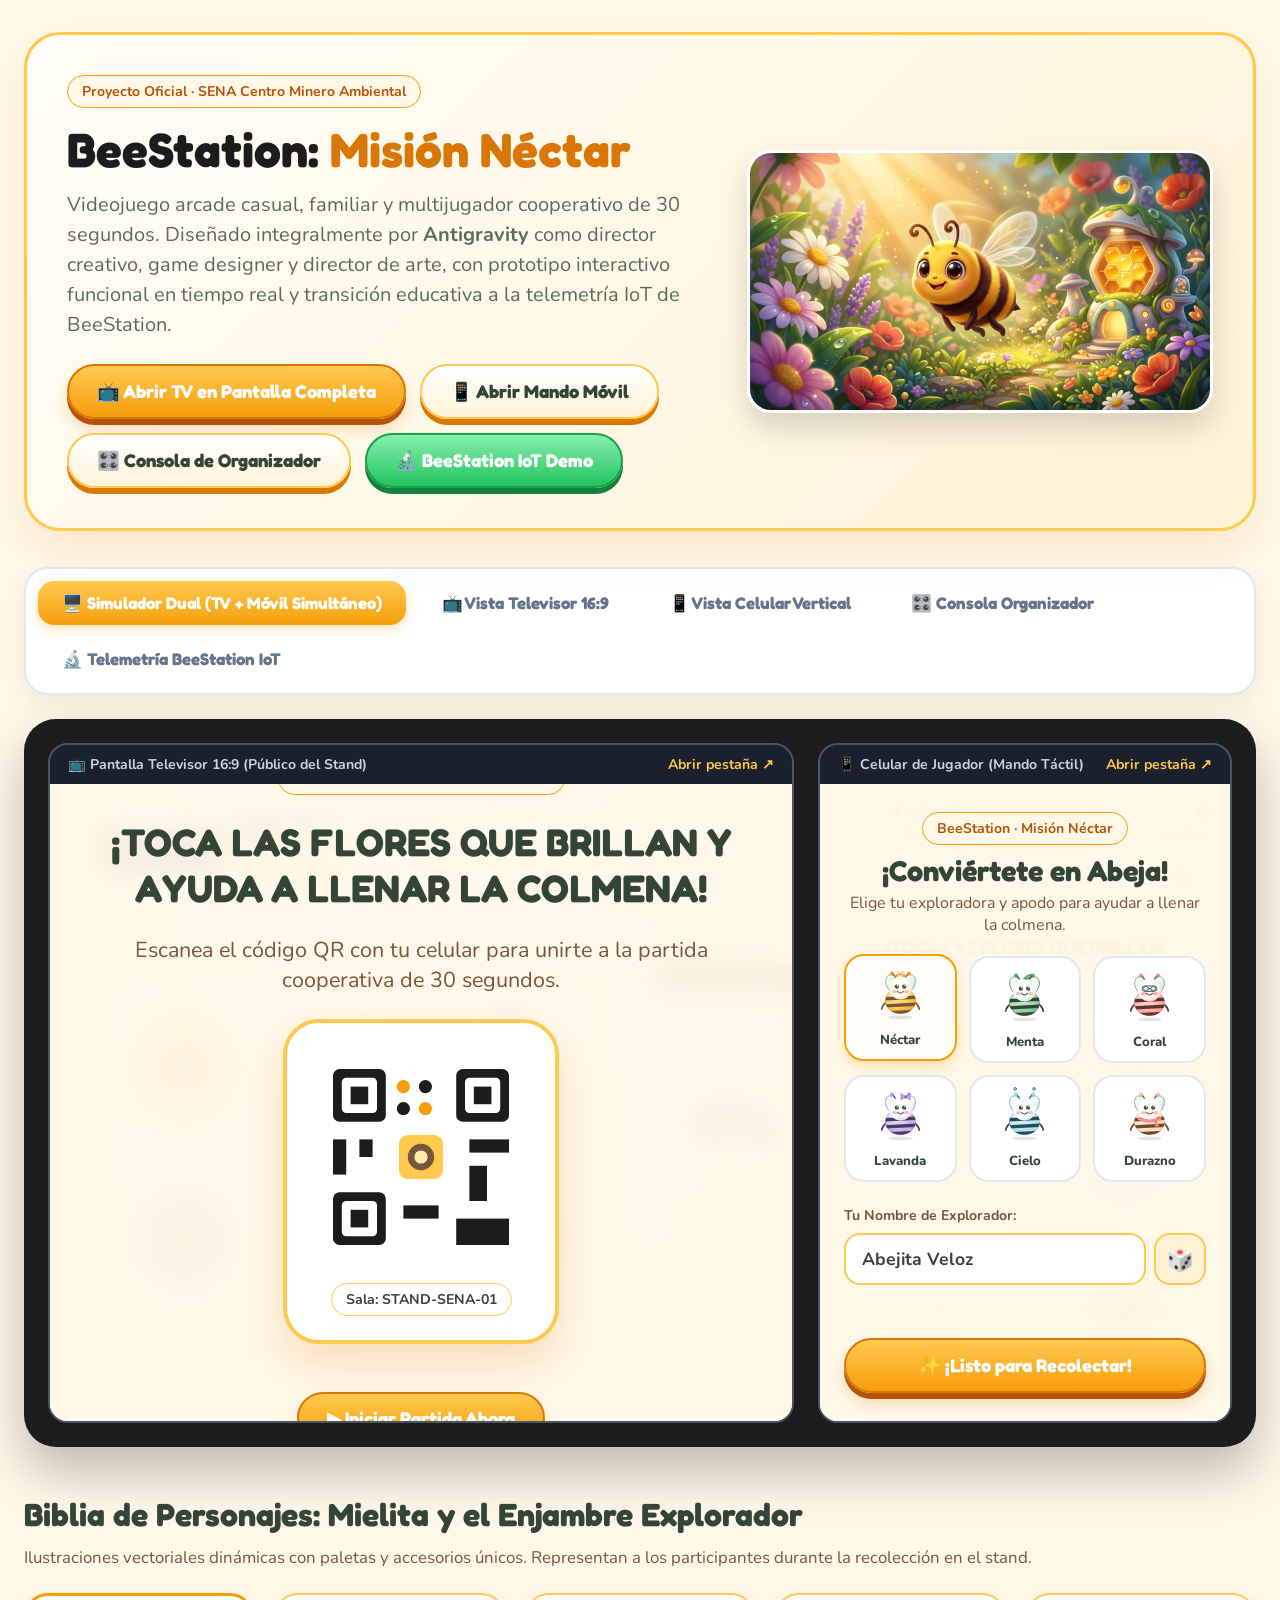
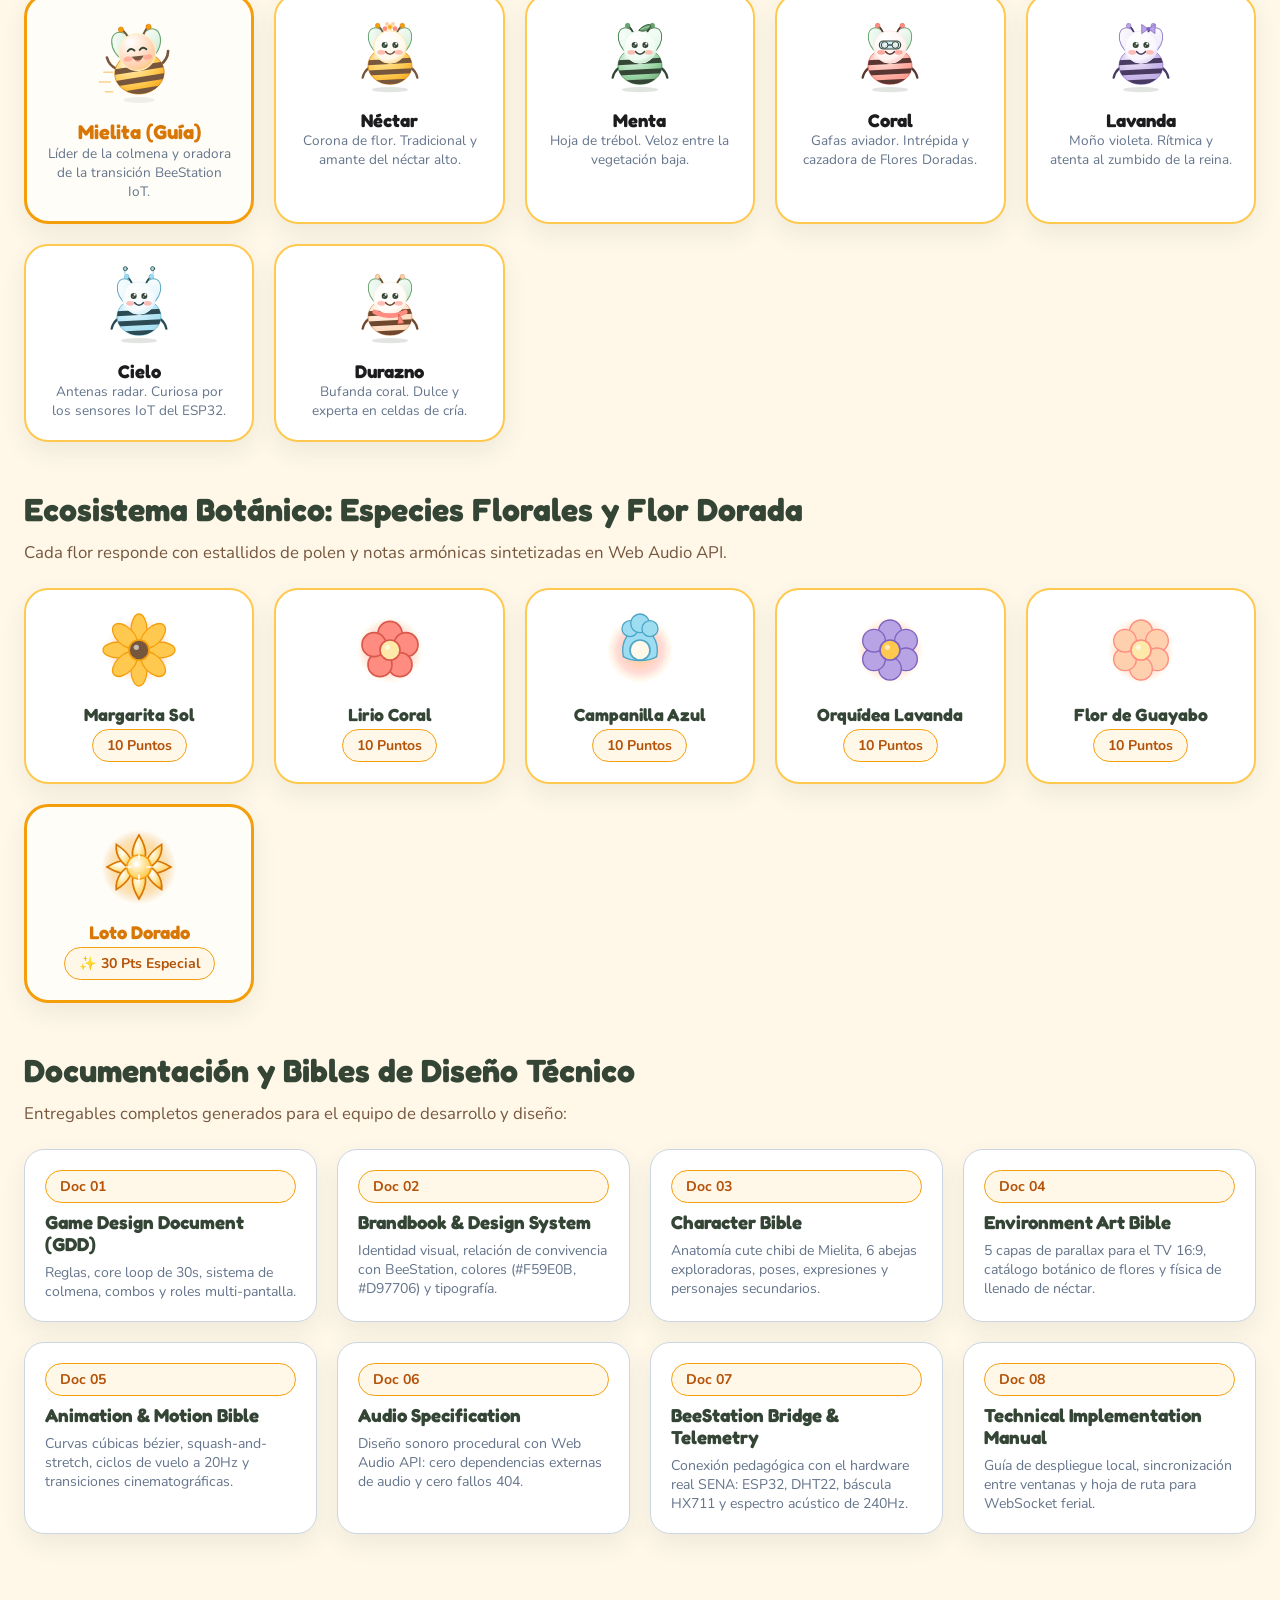
<file: Mision_Nectar_Antigravity/index.html>
<!DOCTYPE html>
<html lang="es">
<head>
  <meta charset="UTF-8">
  <meta name="viewport" content="width=device-width, initial-scale=1.0">
  <title>BeeStation: Misión Néctar — Portal Maestro y Prototipo Interactivo</title>
  <link rel="stylesheet" href="assets/css/theme.css">
  <style>
    .portal-container {
      max-width: 1400px;
      margin: 0 auto;
      padding: 32px 24px 80px 24px;
    }

    .portal-hero {
      background: linear-gradient(135deg, #FFFDF7 0%, #FFF3D6 100%);
      border: 3px solid #FFC94F;
      border-radius: 36px;
      padding: 40px;
      margin-bottom: 36px;
      box-shadow: 0 20px 40px rgba(217, 119, 6, 0.12);
      display: flex;
      align-items: center;
      gap: 36px;
      position: relative;
      overflow: hidden;
    }

    .portal-hero-text {
      flex: 1.4;
    }

    .portal-hero-image {
      flex: 1;
      max-width: 480px;
      border-radius: 24px;
      overflow: hidden;
      box-shadow: 0 15px 30px rgba(0, 0, 0, 0.15);
      border: 3px solid #FFF;
    }

    .portal-hero-image img {
      width: 100%;
      height: auto;
      display: block;
    }

    /* Tabs de navegación de vistas */
    .view-tabs-nav {
      display: flex;
      gap: 12px;
      flex-wrap: wrap;
      margin-bottom: 24px;
      background: #FFF;
      padding: 12px;
      border-radius: 24px;
      border: 2px solid #E2E8F0;
      box-shadow: var(--shadow-card);
    }

    .view-tab-btn {
      padding: 12px 24px;
      font-family: var(--font-display);
      font-size: 1.05rem;
      font-weight: 700;
      color: #64748B;
      background: transparent;
      border: none;
      border-radius: 16px;
      cursor: pointer;
      transition: all 0.15s ease;
      display: inline-flex;
      align-items: center;
      gap: 8px;
    }

    .view-tab-btn.active {
      color: #FFF;
      background: linear-gradient(180deg, #FFC94F 0%, #F59E0B 100%);
      box-shadow: 0 4px 12px rgba(245, 158, 11, 0.3);
    }

    /* Contenedor del simulador interactivo */
    .simulator-stage {
      background: #1C1C1E;
      border-radius: 32px;
      padding: 24px;
      box-shadow: 0 25px 50px rgba(0, 0, 0, 0.25);
      margin-bottom: 48px;
    }

    .dual-simulator-grid {
      display: grid;
      grid-template-columns: 1.8fr 1fr;
      gap: 24px;
      align-items: stretch;
      min-height: 680px;
    }

    @media (max-width: 1024px) {
      .dual-simulator-grid {
        grid-template-columns: 1fr;
      }
      .portal-hero {
        flex-direction: column;
      }
    }

    .sim-frame-wrapper {
      background: #2D3748;
      border-radius: 20px;
      overflow: hidden;
      display: flex;
      flex-direction: column;
      border: 2px solid #4A5568;
    }

    .sim-frame-header {
      padding: 10px 18px;
      background: #1A202C;
      color: #CBD5E1;
      font-size: 0.88rem;
      font-weight: 700;
      display: flex;
      justify-content: space-between;
      align-items: center;
    }

    .sim-iframe {
      width: 100%;
      height: 100%;
      min-height: 600px;
      border: none;
      background: #FFF8E9;
    }

    /* Galería de Personajes y Recursos */
    .section-title {
      font-size: 2rem;
      color: var(--leaf-dark);
      margin-bottom: 12px;
    }

    .cards-grid {
      display: grid;
      grid-template-columns: repeat(auto-fit, minmax(200px, 1fr));
      gap: 20px;
      margin-bottom: 48px;
    }

    .character-card {
      background: #FFF;
      border: 2px solid #FFC94F;
      border-radius: 24px;
      padding: 20px;
      display: flex;
      flex-direction: column;
      align-items: center;
      text-align: center;
      box-shadow: var(--shadow-card);
      transition: transform 0.2s ease;
    }

    .character-card:hover {
      transform: translateY(-4px);
    }

    .doc-link-card {
      background: #FFF;
      border: 1.5px solid #CBD5E1;
      border-radius: 20px;
      padding: 20px;
      display: flex;
      flex-direction: column;
      gap: 8px;
      text-decoration: none;
      color: inherit;
      box-shadow: var(--shadow-card);
      transition: all 0.2s ease;
    }

    .doc-link-card:hover {
      border-color: #F59E0B;
      transform: translateY(-2px);
      box-shadow: 0 10px 20px rgba(245, 158, 11, 0.15);
    }
  </style>
</head>
<body>
  <div class="portal-container">
    <!-- Hero Banner -->
    <header class="portal-hero">
      <div class="portal-hero-text">
        <div class="badge-pill gold">Proyecto Oficial · SENA Centro Minero Ambiental</div>
        <h1 class="font-display" style="font-size: 3rem; color: #1C1C1E; margin: 12px 0;">
          BeeStation: <span style="color: #D97706;">Misión Néctar</span>
        </h1>
        <p style="font-size: 1.25rem; color: #5A6D5C; line-height: 1.5; margin-bottom: 24px;">
          Videojuego arcade casual, familiar y multijugador cooperativo de 30 segundos. 
          Diseñado integralmente por <strong>Antigravity</strong> como director creativo, game designer y director de arte, 
          con prototipo interactivo funcional en tiempo real y transición educativa a la telemetría IoT de BeeStation.
        </p>
        <div style="display: flex; gap: 14px; flex-wrap: wrap;">
          <a href="tv.html" target="_blank" class="btn-arcade">
            📺 Abrir TV en Pantalla Completa
          </a>
          <a href="mobile.html" target="_blank" class="btn-arcade btn-secondary">
            📱 Abrir Mando Móvil
          </a>
          <a href="organizer.html" target="_blank" class="btn-arcade btn-secondary">
            🎛️ Consola de Organizador
          </a>
          <a href="telemetry.html" target="_blank" class="btn-arcade btn-green">
            🔬 BeeStation IoT Demo
          </a>
        </div>
      </div>
      <div class="portal-hero-image">
        <img src="assets/key_art.jpg" alt="Arte Conceptual Misión Néctar - Mielita en el Jardín Mágico" />
      </div>
    </header>

    <!-- Barra de Pestañas del Prototipo -->
    <nav class="view-tabs-nav">
      <button class="view-tab-btn active" data-tab="dual">
        🖥️ Simulador Dual (TV + Móvil Simultáneo)
      </button>
      <button class="view-tab-btn" data-tab="tv">
        📺 Vista Televisor 16:9
      </button>
      <button class="view-tab-btn" data-tab="mobile">
        📱 Vista Celular Vertical
      </button>
      <button class="view-tab-btn" data-tab="organizer">
        🎛️ Consola Organizador
      </button>
      <button class="view-tab-btn" data-tab="telemetry">
        🔬 Telemetría BeeStation IoT
      </button>
    </nav>

    <!-- Escenario del Simulador Interactivo -->
    <section class="simulator-stage" id="sim-container">
      <div class="dual-simulator-grid" id="view-dual">
        <!-- Frame TV -->
        <div class="sim-frame-wrapper">
          <div class="sim-frame-header">
            <span>📺 Pantalla Televisor 16:9 (Público del Stand)</span>
            <a href="tv.html" target="_blank" style="color: #FFC94F; text-decoration: none;">Abrir pestaña ↗</a>
          </div>
          <iframe src="tv.html" class="sim-iframe" id="iframe-tv"></iframe>
        </div>
        <!-- Frame Móvil -->
        <div class="sim-frame-wrapper">
          <div class="sim-frame-header">
            <span>📱 Celular de Jugador (Mando Táctil)</span>
            <a href="mobile.html" target="_blank" style="color: #FFC94F; text-decoration: none;">Abrir pestaña ↗</a>
          </div>
          <iframe src="mobile.html" class="sim-iframe" id="iframe-mobile"></iframe>
        </div>
      </div>

      <!-- Vistas Individuales en Pestaña -->
      <div id="view-single" style="display: none; height: 750px;">
        <iframe id="iframe-single" class="sim-iframe" style="height: 100%; border-radius: 16px;"></iframe>
      </div>
    </section>

    <!-- Galería de Personajes Oficiales -->
    <section style="margin-bottom: 48px;">
      <h2 class="section-title font-display">Biblia de Personajes: Mielita y el Enjambre Explorador</h2>
      <p style="color: #76563D; margin-bottom: 24px; font-size: 1.05rem;">
        Ilustraciones vectoriales dinámicas con paletas y accesorios únicos. 
        Representan a los participantes durante la recolección en el stand.
      </p>

      <div class="cards-grid">
        <!-- Mielita -->
        <div class="character-card" style="border-width: 3px; border-color: #F59E0B; background: #FFFDF7;">
          <div id="char-slot-mielita"></div>
          <h3 class="font-display" style="font-size: 1.25rem; color: #D97706; margin-top: 8px;">Mielita (Guía)</h3>
          <p style="font-size: 0.85rem; color: #64748B;">Líder de la colmena y oradora de la transición BeeStation IoT.</p>
        </div>
        <!-- 6 Exploradoras -->
        <div class="character-card">
          <div id="char-slot-nectar"></div>
          <h3 class="font-display" style="font-size: 1.15rem; color: #1C1C1E; margin-top: 8px;">Néctar</h3>
          <p style="font-size: 0.85rem; color: #64748B;">Corona de flor. Tradicional y amante del néctar alto.</p>
        </div>
        <div class="character-card">
          <div id="char-slot-menta"></div>
          <h3 class="font-display" style="font-size: 1.15rem; color: #1C1C1E; margin-top: 8px;">Menta</h3>
          <p style="font-size: 0.85rem; color: #64748B;">Hoja de trébol. Veloz entre la vegetación baja.</p>
        </div>
        <div class="character-card">
          <div id="char-slot-coral"></div>
          <h3 class="font-display" style="font-size: 1.15rem; color: #1C1C1E; margin-top: 8px;">Coral</h3>
          <p style="font-size: 0.85rem; color: #64748B;">Gafas aviador. Intrépida y cazadora de Flores Doradas.</p>
        </div>
        <div class="character-card">
          <div id="char-slot-lavanda"></div>
          <h3 class="font-display" style="font-size: 1.15rem; color: #1C1C1E; margin-top: 8px;">Lavanda</h3>
          <p style="font-size: 0.85rem; color: #64748B;">Moño violeta. Rítmica y atenta al zumbido de la reina.</p>
        </div>
        <div class="character-card">
          <div id="char-slot-cielo"></div>
          <h3 class="font-display" style="font-size: 1.15rem; color: #1C1C1E; margin-top: 8px;">Cielo</h3>
          <p style="font-size: 0.85rem; color: #64748B;">Antenas radar. Curiosa por los sensores IoT del ESP32.</p>
        </div>
        <div class="character-card">
          <div id="char-slot-durazno"></div>
          <h3 class="font-display" style="font-size: 1.15rem; color: #1C1C1E; margin-top: 8px;">Durazno</h3>
          <p style="font-size: 0.85rem; color: #64748B;">Bufanda coral. Dulce y experta en celdas de cría.</p>
        </div>
      </div>
    </section>

    <!-- Catálogo de Flores del Jardín Mágico -->
    <section style="margin-bottom: 48px;">
      <h2 class="section-title font-display">Ecosistema Botánico: Especies Florales y Flor Dorada</h2>
      <p style="color: #76563D; margin-bottom: 24px; font-size: 1.05rem;">
        Cada flor responde con estallidos de polen y notas armónicas sintetizadas en Web Audio API.
      </p>

      <div class="cards-grid">
        <div class="character-card">
          <div id="flower-slot-margarita"></div>
          <h3 class="font-display" style="font-size: 1.1rem; margin-top: 8px;">Margarita Sol</h3>
          <div class="badge-pill gold" style="margin-top: 4px;">10 Puntos</div>
        </div>
        <div class="character-card">
          <div id="flower-slot-coral"></div>
          <h3 class="font-display" style="font-size: 1.1rem; margin-top: 8px;">Lirio Coral</h3>
          <div class="badge-pill gold" style="margin-top: 4px;">10 Puntos</div>
        </div>
        <div class="character-card">
          <div id="flower-slot-azul"></div>
          <h3 class="font-display" style="font-size: 1.1rem; margin-top: 8px;">Campanilla Azul</h3>
          <div class="badge-pill gold" style="margin-top: 4px;">10 Puntos</div>
        </div>
        <div class="character-card">
          <div id="flower-slot-lavanda"></div>
          <h3 class="font-display" style="font-size: 1.1rem; margin-top: 8px;">Orquídea Lavanda</h3>
          <div class="badge-pill gold" style="margin-top: 4px;">10 Puntos</div>
        </div>
        <div class="character-card">
          <div id="flower-slot-rosa"></div>
          <h3 class="font-display" style="font-size: 1.1rem; margin-top: 8px;">Flor de Guayabo</h3>
          <div class="badge-pill gold" style="margin-top: 4px;">10 Puntos</div>
        </div>
        <div class="character-card" style="border-width: 3px; border-color: #F59E0B; background: #FFFDF7;">
          <div id="flower-slot-dorada"></div>
          <h3 class="font-display" style="font-size: 1.15rem; color: #D97706; margin-top: 8px;">Loto Dorado</h3>
          <div class="badge-pill gold" style="margin-top: 4px;">✨ 30 Pts Especial</div>
        </div>
      </div>
    </section>

    <!-- Documentación Oficial y Entregables de Diseño -->
    <section>
      <h2 class="section-title font-display">Documentación y Bibles de Diseño Técnico</h2>
      <p style="color: #76563D; margin-bottom: 24px; font-size: 1.05rem;">
        Entregables completos generados para el equipo de desarrollo y diseño:
      </p>

      <div class="cards-grid" style="grid-template-columns: repeat(auto-fit, minmax(280px, 1fr));">
        <div class="doc-link-card">
          <span class="badge-pill gold">Doc 01</span>
          <h3 class="font-display">Game Design Document (GDD)</h3>
          <p style="font-size: 0.88rem; color: #64748B;">Reglas, core loop de 30s, sistema de colmena, combos y roles multi-pantalla.</p>
        </div>
        <div class="doc-link-card">
          <span class="badge-pill gold">Doc 02</span>
          <h3 class="font-display">Brandbook & Design System</h3>
          <p style="font-size: 0.88rem; color: #64748B;">Identidad visual, relación de convivencia con BeeStation, colores (#F59E0B, #D97706) y tipografía.</p>
        </div>
        <div class="doc-link-card">
          <span class="badge-pill gold">Doc 03</span>
          <h3 class="font-display">Character Bible</h3>
          <p style="font-size: 0.88rem; color: #64748B;">Anatomía cute chibi de Mielita, 6 abejas exploradoras, poses, expresiones y personajes secundarios.</p>
        </div>
        <div class="doc-link-card">
          <span class="badge-pill gold">Doc 04</span>
          <h3 class="font-display">Environment Art Bible</h3>
          <p style="font-size: 0.88rem; color: #64748B;">5 capas de parallax para el TV 16:9, catálogo botánico de flores y física de llenado de néctar.</p>
        </div>
        <div class="doc-link-card">
          <span class="badge-pill gold">Doc 05</span>
          <h3 class="font-display">Animation & Motion Bible</h3>
          <p style="font-size: 0.88rem; color: #64748B;">Curvas cúbicas bézier, squash-and-stretch, ciclos de vuelo a 20Hz y transiciones cinematográficas.</p>
        </div>
        <div class="doc-link-card">
          <span class="badge-pill gold">Doc 06</span>
          <h3 class="font-display">Audio Specification</h3>
          <p style="font-size: 0.88rem; color: #64748B;">Diseño sonoro procedural con Web Audio API: cero dependencias externas de audio y cero fallos 404.</p>
        </div>
        <div class="doc-link-card">
          <span class="badge-pill gold">Doc 07</span>
          <h3 class="font-display">BeeStation Bridge & Telemetry</h3>
          <p style="font-size: 0.88rem; color: #64748B;">Conexión pedagógica con el hardware real SENA: ESP32, DHT22, báscula HX711 y espectro acústico de 240Hz.</p>
        </div>
        <div class="doc-link-card">
          <span class="badge-pill gold">Doc 08</span>
          <h3 class="font-display">Technical Implementation Manual</h3>
          <p style="font-size: 0.88rem; color: #64748B;">Guía de despliegue local, sincronización entre ventanas y hoja de ruta para WebSocket ferial.</p>
        </div>
      </div>
    </section>
  </div>

  <!-- Scripts -->
  <script src="assets/js/characters.js"></script>
  <script src="assets/js/flowers.js"></script>
  <script>
    // Inyectar personajes en la galería
    document.getElementById('char-slot-mielita').innerHTML = window.renderBeeSVG({ character: 'mielita', size: 90, expression: 'celebrate', flying: true });
    document.getElementById('char-slot-nectar').innerHTML = window.renderBeeSVG({ character: 'nectar', accessory: 'flower', size: 80 });
    document.getElementById('char-slot-menta').innerHTML = window.renderBeeSVG({ character: 'menta', accessory: 'leaf', size: 80 });
    document.getElementById('char-slot-coral').innerHTML = window.renderBeeSVG({ character: 'coral', accessory: 'goggles', size: 80 });
    document.getElementById('char-slot-lavanda').innerHTML = window.renderBeeSVG({ character: 'lavanda', accessory: 'bow', size: 80 });
    document.getElementById('char-slot-cielo').innerHTML = window.renderBeeSVG({ character: 'cielo', accessory: 'antenna', size: 80 });
    document.getElementById('char-slot-durazno').innerHTML = window.renderBeeSVG({ character: 'durazno', accessory: 'scarf', size: 80 });

    // Inyectar flores en la galería
    document.getElementById('flower-slot-margarita').innerHTML = window.renderFlowerSVG({ type: 'margarita', size: 80 });
    document.getElementById('flower-slot-coral').innerHTML = window.renderFlowerSVG({ type: 'coral', size: 80 });
    document.getElementById('flower-slot-azul').innerHTML = window.renderFlowerSVG({ type: 'azul', size: 80 });
    document.getElementById('flower-slot-lavanda').innerHTML = window.renderFlowerSVG({ type: 'lavanda', size: 80 });
    document.getElementById('flower-slot-rosa').innerHTML = window.renderFlowerSVG({ type: 'rosa', size: 80 });
    document.getElementById('flower-slot-dorada').innerHTML = window.renderFlowerSVG({ type: 'dorada', size: 80 });

    // Pestañas del simulador
    const tabs = document.querySelectorAll('.view-tab-btn');
    const viewDual = document.getElementById('view-dual');
    const viewSingle = document.getElementById('view-single');
    const iframeSingle = document.getElementById('iframe-single');

    tabs.forEach(tab => {
      tab.addEventListener('click', () => {
        tabs.forEach(t => t.classList.remove('active'));
        tab.classList.add('active');
        const tabKey = tab.dataset.tab;

        if (tabKey === 'dual') {
          viewDual.style.display = 'grid';
          viewSingle.style.display = 'none';
        } else {
          viewDual.style.display = 'none';
          viewSingle.style.display = 'block';
          if (tabKey === 'tv') iframeSingle.src = 'tv.html';
          else if (tabKey === 'mobile') iframeSingle.src = 'mobile.html';
          else if (tabKey === 'organizer') iframeSingle.src = 'organizer.html';
          else if (tabKey === 'telemetry') iframeSingle.src = 'telemetry.html';
        }
      });
    });
  </script>
</body>
</html>
</file>
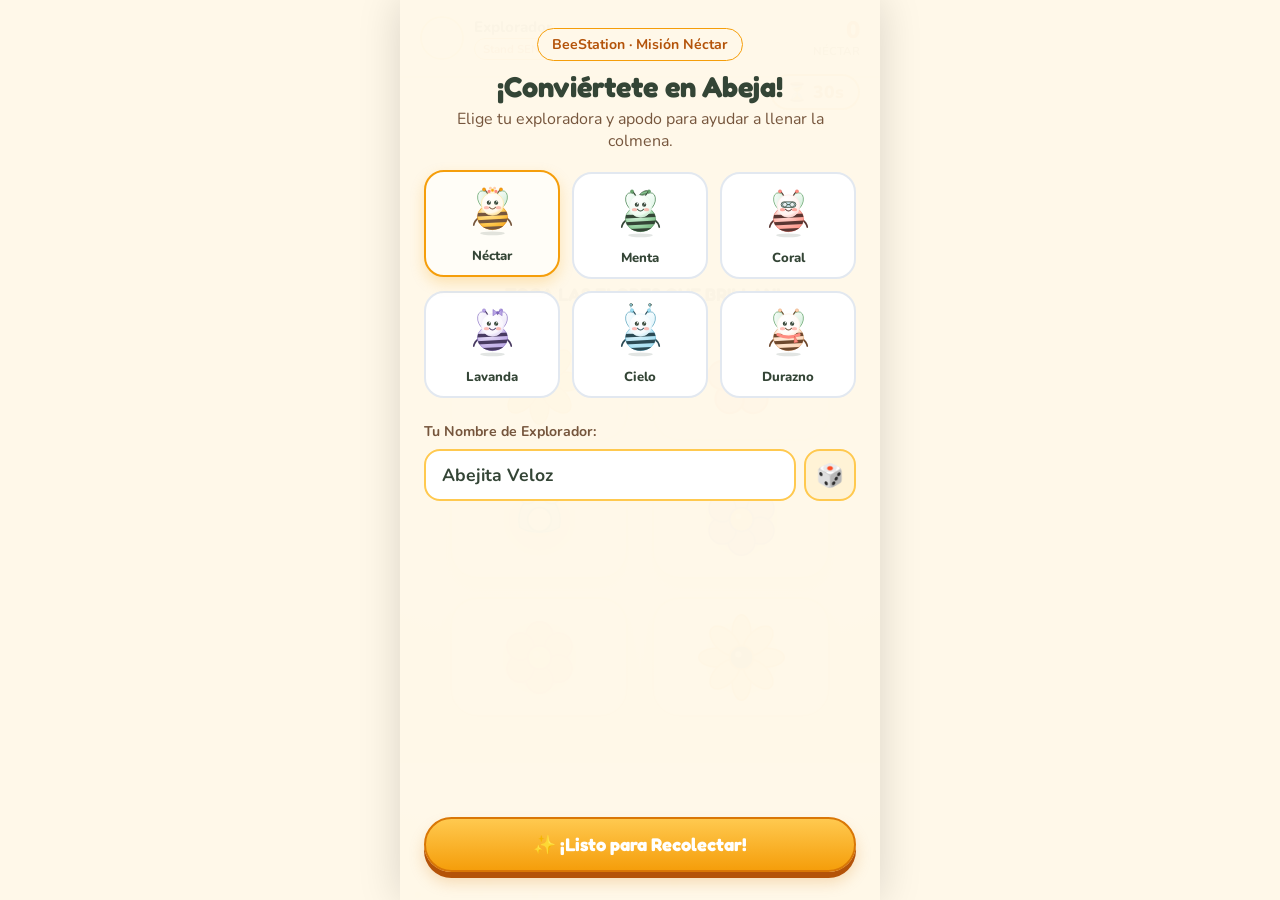
<file: Mision_Nectar_Antigravity/mobile.html>
<!DOCTYPE html>
<html lang="es">
<head>
  <meta charset="UTF-8">
  <meta name="viewport" content="width=device-width, initial-scale=1.0, maximum-scale=1.0, user-scalable=no">
  <title>BeeStation: Misión Néctar — Control Celular</title>
  <link rel="stylesheet" href="assets/css/theme.css">
  <link rel="stylesheet" href="assets/css/mobile.css">
</head>
<body>
  <div class="mobile-viewport" id="mobile-app">
    <!-- Lienzo de partículas -->
    <canvas id="mobile-particles" class="mobile-canvas"></canvas>

    <!-- Barra Superior -->
    <header class="mobile-header">
      <div class="mobile-player-pill">
        <div class="mobile-player-avatar" id="m-player-avatar"></div>
        <div>
          <div class="mobile-player-name" id="m-player-name">Explorador</div>
          <span class="badge-pill gold" style="padding: 2px 8px; font-size: 0.72rem;">Stand SENA</span>
        </div>
      </div>
      <div class="mobile-score-box">
        <div class="mobile-score-val" id="m-score-val">0</div>
        <div class="mobile-score-label">Néctar</div>
      </div>
    </header>

    <!-- Barra de Racha / Combo -->
    <div class="mobile-combo-bar" id="m-combo-bar">
      🔥 ¡Racha x<span id="m-combo-multiplier">2</span>! <span id="m-combo-label">Puntos Dobles</span>
    </div>

    <!-- Temporizador Circular Flotante -->
    <div class="mobile-timer-pill" id="m-timer-pill">
      ⏳ <span id="m-timer-num">30</span>s
    </div>

    <!-- Zona Central de Juego Táctil -->
    <main class="mobile-play-zone">
      <div class="mobile-instruction-text">
        ¡TOCA LAS FLORES QUE BRILLAN!
      </div>
      <div class="mobile-flowers-grid" id="m-flowers-container">
        <!-- Las 6 flores táctiles se inyectan dinámicamente -->
      </div>
    </main>

    <!-- PANTALLA 1: ONBOARDING RÁPIDO -->
    <div class="mobile-onboarding-screen" id="m-onboarding-screen">
      <div class="mobile-onboard-header">
        <div class="badge-pill gold">BeeStation · Misión Néctar</div>
        <h1 class="mobile-onboard-title font-display" style="margin-top: 8px;">¡Conviértete en Abeja!</h1>
        <p class="mobile-onboard-sub">Elige tu exploradora y apodo para ayudar a llenar la colmena.</p>
      </div>

      <!-- Selector de 6 Abejas -->
      <div class="mobile-bee-carousel" id="m-bee-carousel">
        <!-- Opciones de abejas inyectadas -->
      </div>

      <!-- Input de Apodo con Dado Aleatorio -->
      <div class="mobile-input-group">
        <label class="mobile-input-label">Tu Nombre de Explorador:</label>
        <div class="mobile-name-row">
          <input type="text" id="m-name-input" class="mobile-text-input" maxlength="14" value="Abejita Veloz">
          <button type="button" id="m-btn-random-name" class="mobile-btn-dice" title="Nombre al azar">🎲</button>
        </div>
      </div>

      <button type="button" class="btn-arcade" id="m-btn-ready" style="width: 100%; margin-top: auto;">
        ✨ ¡Listo para Recolectar!
      </button>
    </div>

    <!-- PANTALLA 2: SALA DE ESPERA / PREPARACIÓN -->
    <div class="mobile-waiting-screen" id="m-waiting-screen" style="display: none;">
      <div id="m-waiting-avatar"></div>
      <h2 class="mobile-waiting-title font-display">¡Estás en la Sala de Espera!</h2>
      <p class="mobile-waiting-hint">
        Mira hacia la pantalla grande de televisión. La partida de 30 segundos comenzará en cualquier momento.
      </p>
      <div class="badge-pill gold" style="margin-top: 24px;">
        🐝 Conectado al Stand SENA
      </div>
    </div>

    <!-- PANTALLA 3: RESULTADOS INDIVIDUALES -->
    <div class="mobile-results-screen" id="m-results-screen" style="display: none;">
      <div class="badge-pill gold">¡GRAN TRABAJO EN EQUIPO!</div>
      <h2 class="font-display" style="font-size: 1.8rem; margin-top: 10px;">¡Misión Completada!</h2>

      <div class="mobile-medal-card">
        <div style="font-size: 3rem; margin-bottom: 8px;">🏅</div>
        <div class="font-display" style="font-size: 1.3rem; color: #B45309;">Medalla de Oro al Esfuerzo</div>
        <div style="font-size: 2.4rem; font-weight: 900; color: #D97706; margin: 12px 0;" id="m-res-score">
          0 pts
        </div>
        <div style="font-size: 0.95rem; color: #76563D;">
          Aportaste <strong id="m-res-drops">0</strong> gotas al gran tarro de miel colectivo.
        </div>
      </div>

      <button type="button" class="btn-arcade" id="m-btn-play-again" style="width: 100%; margin-bottom: 12px;">
        🔄 Jugar Otra Vez
      </button>
      <button type="button" class="btn-arcade btn-secondary" id="m-btn-view-telemetry" style="width: 100%;">
        🔬 Conoce BeeStation IoT
      </button>
    </div>
  </div>

  <!-- Scripts -->
  <script src="assets/js/characters.js"></script>
  <script src="assets/js/flowers.js"></script>
  <script src="assets/js/audio.js"></script>
  <script src="assets/js/particles.js"></script>
  <script src="assets/js/sync.js"></script>
  <script src="assets/js/game.js"></script>
  <script>
    // Inicialización del Control Móvil
    const particleCanvas = document.getElementById('mobile-particles');
    const particleEngine = new NectarParticleEngine(particleCanvas);
    particleEngine.start();

    const gameCore = new NectarGameCore({ isHost: false, role: 'mobile' });

    let selectedCharId = 'nectar';
    const randomNames = ['Abejita Veloz', 'Rayo Miel', 'Alita Dorada', 'Polen Boy', 'Sol de Primavera', 'Zumbadora', 'Chispita'];

    // Referencias UI
    const onboardingScreen = document.getElementById('m-onboarding-screen');
    const waitingScreen = document.getElementById('m-waiting-screen');
    const resultsScreen = document.getElementById('m-results-screen');
    const flowersContainer = document.getElementById('m-flowers-container');
    const nameInput = document.getElementById('m-name-input');
    const playerAvatarEl = document.getElementById('m-player-avatar');
    const playerNameEl = document.getElementById('m-player-name');
    const scoreValEl = document.getElementById('m-score-val');
    const timerNumEl = document.getElementById('m-timer-num');
    const comboBar = document.getElementById('m-combo-bar');
    const comboMultEl = document.getElementById('m-combo-multiplier');

    // Inyectar las 6 opciones de abejas en el Onboarding
    const beeCarousel = document.getElementById('m-bee-carousel');
    (window.EXPLORER_BEES || []).forEach((bee, idx) => {
      const opt = document.createElement('div');
      opt.className = 'mobile-bee-option' + (idx === 0 ? ' selected' : '');
      opt.dataset.id = bee.id;
      opt.innerHTML = `
        <div>${window.renderBeeSVG({ character: bee.palette, accessory: bee.accessory, size: 55 })}</div>
        <div class="mobile-bee-name">${bee.name}</div>
      `;
      opt.addEventListener('click', () => {
        document.querySelectorAll('.mobile-bee-option').forEach(o => o.classList.remove('selected'));
        opt.classList.add('selected');
        selectedCharId = bee.id;
      });
      beeCarousel.appendChild(opt);
    });

    // Botón dado para nombre aleatorio
    document.getElementById('m-btn-random-name').addEventListener('click', () => {
      nameInput.value = randomNames[Math.floor(Math.random() * randomNames.length)];
    });

    // Confirmar Onboarding y entrar a la sala
    document.getElementById('m-btn-ready').addEventListener('click', () => {
      const name = nameInput.value.trim() || 'Abejita';
      const player = gameCore.registerLocalPlayer({ name: name, character: selectedCharId });

      playerNameEl.textContent = player.name;
      playerAvatarEl.innerHTML = window.renderBeeSVG({ character: player.character, size: 40 });
      document.getElementById('m-waiting-avatar').innerHTML = window.renderBeeSVG({ character: player.character, size: 120, flying: true });

      onboardingScreen.style.display = 'none';
      waitingScreen.style.display = 'flex';
      if (window.audioSystem) window.audioSystem.playPop();
    });

    // Renderizar flores móviles
    function renderMobileFlowers(flowers) {
      flowersContainer.innerHTML = '';
      flowers.forEach(f => {
        const slot = document.createElement('div');
        slot.className = 'mobile-flower-slot';
        slot.id = 'm-slot-' + f.slotIndex;
        slot.innerHTML = window.renderFlowerSVG({
          type: f.type,
          state: f.state,
          size: 95
        });

        // Evento táctil ergonómico
        const handleTap = (e) => {
          e.preventDefault();
          const harvestResult = gameCore.tapFlower(f.slotIndex);
          if (harvestResult) {
            // Animación de partículas y popup flotante
            const rect = slot.getBoundingClientRect();
            particleEngine.burstAt(rect.left + rect.width / 2, rect.top + rect.height / 2, harvestResult.isGolden, 10);
            showScorePopup(rect.left + rect.width / 2, rect.top, harvestResult.points, harvestResult.isGolden);

            // Actualizar marcador personal
            scoreValEl.textContent = (gameCore.localPlayer ? gameCore.localPlayer.score : 0);

            // Actualizar barra de combo
            if (harvestResult.combo >= 2) {
              comboBar.classList.add('active');
              comboMultEl.textContent = harvestResult.multiplier;
            }
          }
        };

        slot.addEventListener('pointerdown', handleTap);
        flowersContainer.appendChild(slot);
      });
    }

    function showScorePopup(x, y, points, isGolden) {
      const popup = document.createElement('div');
      popup.className = 'mobile-score-popup' + (isGolden ? ' gold' : '');
      popup.style.left = x + 'px';
      popup.style.top = y + 'px';
      popup.textContent = `+${points}${isGolden ? ' DORADA!' : ''}`;
      document.body.appendChild(popup);
      setTimeout(() => popup.remove(), 700);
    }

    gameCore.onFlowersUpdated = renderMobileFlowers;
    gameCore.onFlowerChanged = (f) => {
      const slot = document.getElementById('m-slot-' + f.slotIndex);
      if (slot) {
        slot.innerHTML = window.renderFlowerSVG({
          type: f.type,
          state: f.state,
          size: 95
        });
      }
    };

    gameCore.onTimerTick = (seconds) => {
      timerNumEl.textContent = seconds;
    };

    gameCore.onStateChanged = (state, data) => {
      if (state === 'PLAYING') {
        waitingScreen.style.display = 'none';
        resultsScreen.style.display = 'none';
      } else if (state === 'RESULTS') {
        resultsScreen.style.display = 'flex';
        comboBar.classList.remove('active');
        const p = gameCore.localPlayer || { score: 0, drops: 0 };
        document.getElementById('m-res-score').textContent = `${p.score} pts`;
        document.getElementById('m-res-drops').textContent = p.drops;
      } else if (state === 'LOBBY') {
        waitingScreen.style.display = 'flex';
        resultsScreen.style.display = 'none';
        scoreValEl.textContent = '0';
        comboBar.classList.remove('active');
      }
    };

    // Botones de resultados
    document.getElementById('m-btn-play-again').addEventListener('click', () => {
      gameCore.resetRoom();
    });

    document.getElementById('m-btn-view-telemetry').addEventListener('click', () => {
      window.location.href = 'telemetry.html';
    });

    // Iniciar con flores base
    gameCore.initFlowers();
  </script>
</body>
</html>
</file>
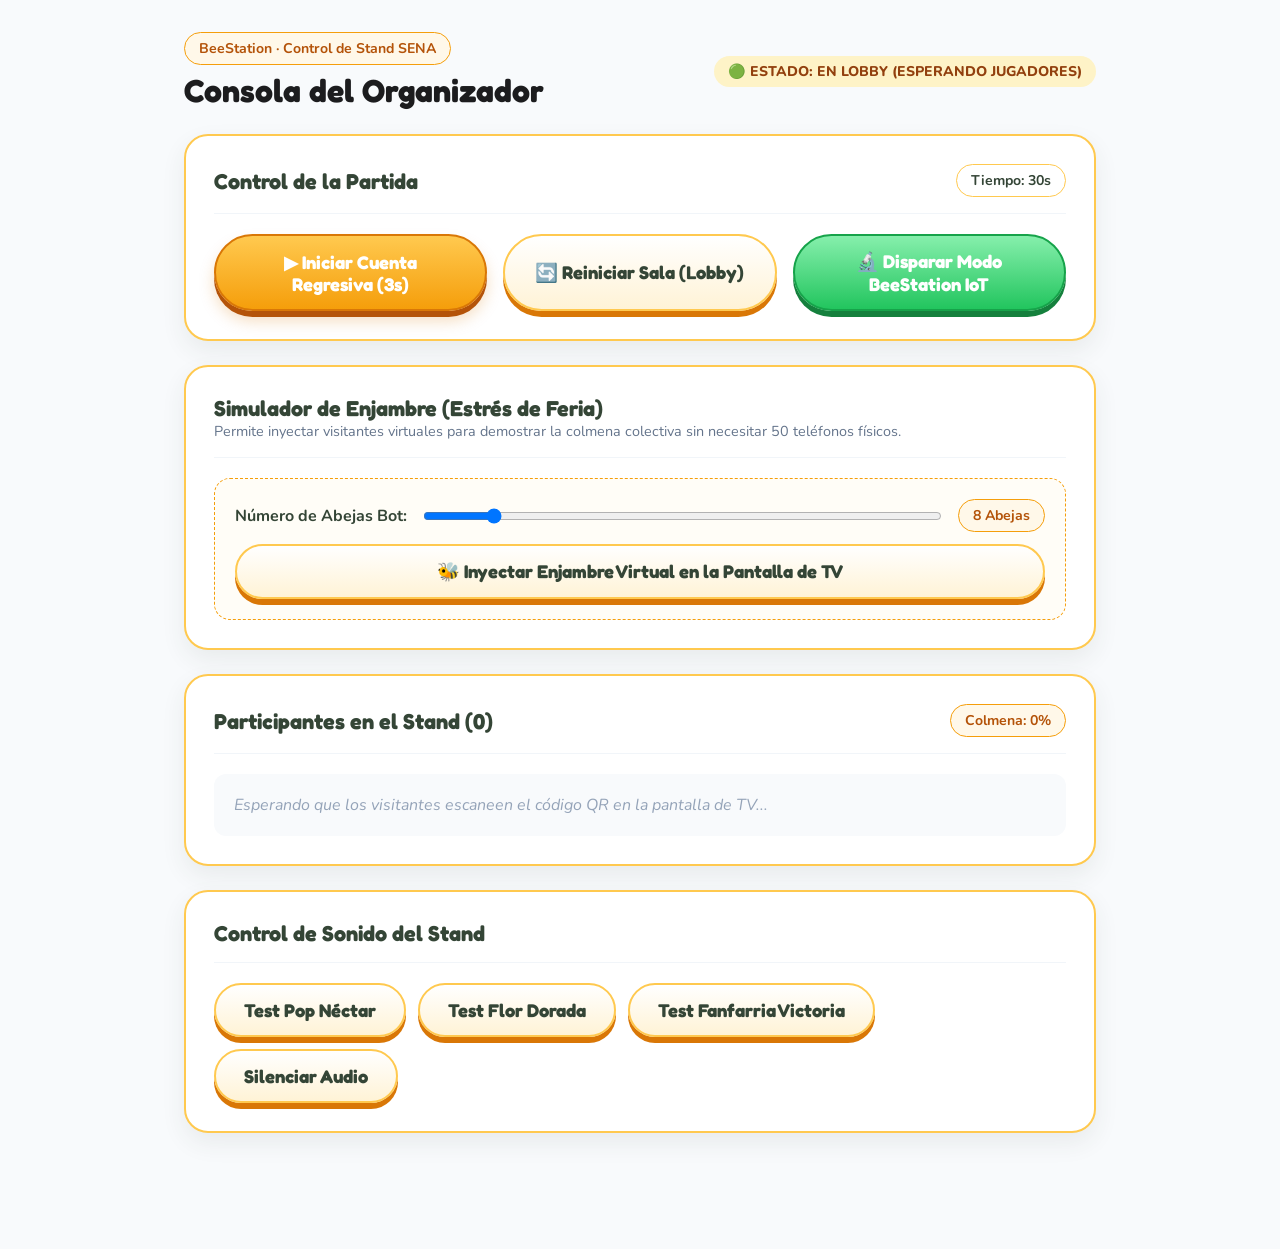
<file: Mision_Nectar_Antigravity/organizer.html>
<!DOCTYPE html>
<html lang="es">
<head>
  <meta charset="UTF-8">
  <meta name="viewport" content="width=device-width, initial-scale=1.0">
  <title>BeeStation: Misión Néctar — Consola del Organizador</title>
  <link rel="stylesheet" href="assets/css/theme.css">
  <link rel="stylesheet" href="assets/css/organizer.css">
</head>
<body style="background: #F8FAFC;">
  <div class="organizer-viewport">
    <header style="margin-bottom: 24px; display: flex; justify-content: space-between; align-items: center;">
      <div>
        <div class="badge-pill gold">BeeStation · Control de Stand SENA</div>
        <h1 class="font-display" style="font-size: 2rem; color: #1C1C1E; margin-top: 6px;">Consola del Organizador</h1>
      </div>
      <div id="org-room-status" class="organizer-status-badge lobby">
        🟢 Estado: En Lobby (Esperando Jugadores)
      </div>
    </header>

    <!-- Tarjeta 1: Acciones Principales de Sala -->
    <div class="organizer-card">
      <div class="organizer-card-header">
        <h2 class="font-display" style="font-size: 1.35rem;">Control de la Partida</h2>
        <span class="badge-pill" id="org-timer-badge">Tiempo: 30s</span>
      </div>

      <div class="organizer-controls-grid">
        <button type="button" class="btn-arcade" id="org-btn-start">
          ▶ Iniciar Cuenta Regresiva (3s)
        </button>
        <button type="button" class="btn-arcade btn-secondary" id="org-btn-reset">
          🔄 Reiniciar Sala (Lobby)
        </button>
        <button type="button" class="btn-arcade btn-green" id="org-btn-telemetry">
          🔬 Disparar Modo BeeStation IoT
        </button>
      </div>
    </div>

    <!-- Tarjeta 2: Inyector de Enjambre (Simulador de 1 a 50 Jugadores) -->
    <div class="organizer-card">
      <div class="organizer-card-header">
        <div>
          <h2 class="font-display" style="font-size: 1.35rem;">Simulador de Enjambre (Estrés de Feria)</h2>
          <p style="font-size: 0.9rem; color: #64748B;">Permite inyectar visitantes virtuales para demostrar la colmena colectiva sin necesitar 50 teléfonos físicos.</p>
        </div>
      </div>

      <div class="organizer-bot-panel">
        <div class="organizer-slider-row">
          <label style="font-weight: 700; min-width: 170px;">Número de Abejas Bot:</label>
          <input type="range" id="org-bot-slider" min="2" max="50" value="8" step="1">
          <span class="badge-pill gold" id="org-bot-val" style="min-width: 80px; text-align: center;">8 Abejas</span>
        </div>
        <button type="button" class="btn-arcade btn-secondary" id="org-btn-inject-bots">
          🐝 Inyectar Enjambre Virtual en la Pantalla de TV
        </button>
      </div>
    </div>

    <!-- Tarjeta 3: Lista de Participantes Conectados -->
    <div class="organizer-card">
      <div class="organizer-card-header">
        <h2 class="font-display" style="font-size: 1.35rem;">Participantes en el Stand (<span id="org-player-count">0</span>)</h2>
        <span class="badge-pill gold" id="org-colmena-percent">Colmena: 0%</span>
      </div>

      <div class="organizer-players-list" id="org-players-list">
        <div style="color: #94A3B8; font-style: italic; padding: 12px;">Esperando que los visitantes escaneen el código QR en la pantalla de TV...</div>
      </div>
    </div>

    <!-- Tarjeta 4: Pruebas de Audio Web API -->
    <div class="organizer-card">
      <div class="organizer-card-header">
        <h2 class="font-display" style="font-size: 1.35rem;">Control de Sonido del Stand</h2>
      </div>

      <div style="display: flex; gap: 12px; flex-wrap: wrap;">
        <button type="button" class="btn-arcade btn-secondary" id="org-btn-test-pop">Test Pop Néctar</button>
        <button type="button" class="btn-arcade btn-secondary" id="org-btn-test-gold">Test Flor Dorada</button>
        <button type="button" class="btn-arcade btn-secondary" id="org-btn-test-fanfare">Test Fanfarria Victoria</button>
        <button type="button" class="btn-arcade btn-secondary" id="org-btn-test-mute">Silenciar Audio</button>
      </div>
    </div>
  </div>

  <!-- Scripts -->
  <script src="assets/js/characters.js"></script>
  <script src="assets/js/audio.js"></script>
  <script src="assets/js/sync.js"></script>
  <script>
    const statusBadge = document.getElementById('org-room-status');
    const timerBadge = document.getElementById('org-timer-badge');
    const colmenaPercent = document.getElementById('org-colmena-percent');
    const playerCount = document.getElementById('org-player-count');
    const playersList = document.getElementById('org-players-list');
    const botSlider = document.getElementById('org-bot-slider');
    const botVal = document.getElementById('org-bot-val');

    let connectedPlayers = new Map();

    botSlider.addEventListener('input', (e) => {
      botVal.textContent = e.target.value + ' Abejas';
    });

    document.getElementById('org-btn-start').addEventListener('click', () => {
      window.networkSync.send('START_COUNTDOWN');
      statusBadge.className = 'organizer-status-badge playing';
      statusBadge.textContent = '🟡 Estado: Iniciando Cuenta Regresiva (3s)...';
    });

    document.getElementById('org-btn-reset').addEventListener('click', () => {
      window.networkSync.send('RESET_ROOM');
      statusBadge.className = 'organizer-status-badge lobby';
      statusBadge.textContent = '🟢 Estado: En Lobby (Esperando Jugadores)';
      connectedPlayers.clear();
      renderPlayersList();
    });

    document.getElementById('org-btn-telemetry').addEventListener('click', () => {
      window.networkSync.send('SWITCH_TELEMETRY');
      window.location.href = 'telemetry.html';
    });

    document.getElementById('org-btn-inject-bots').addEventListener('click', () => {
      const count = parseInt(botSlider.value, 10);
      window.networkSync.send('INJECT_BOTS', { count: count });
    });

    // Escuchar eventos de sincronización
    window.networkSync.on('PLAYER_JOIN', (p) => {
      connectedPlayers.set(p.id, p);
      renderPlayersList();
    });

    window.networkSync.on('COLLECT_NECTAR', (payload) => {
      const p = connectedPlayers.get(payload.playerId);
      if (p) {
        p.score = (p.score || 0) + payload.points;
        renderPlayersList();
      }
    });

    window.networkSync.on('GAME_OVER', (payload) => {
      statusBadge.className = 'organizer-status-badge results';
      statusBadge.textContent = '🏆 Estado: Partida Finalizada (Podio Activo)';
    });

    function renderPlayersList() {
      playerCount.textContent = connectedPlayers.size;
      playersList.innerHTML = '';
      if (connectedPlayers.size === 0) {
        playersList.innerHTML = '<div style="color: #94A3B8; font-style: italic; padding: 12px;">Esperando visitantes...</div>';
        return;
      }
      connectedPlayers.forEach(p => {
        const tag = document.createElement('div');
        tag.className = 'organizer-player-tag';
        tag.innerHTML = `<span>🐝</span> <strong>${p.name}</strong> <span style="color: #D97706;">(${p.score || 0} pts)</span> ${p.isBot ? '<span style="font-size:0.7rem; color:#64748B;">[BOT]</span>' : ''}`;
        playersList.appendChild(tag);
      });
    }

    // Audio test buttons
    document.getElementById('org-btn-test-pop').addEventListener('click', () => window.audioSystem.playPop());
    document.getElementById('org-btn-test-gold').addEventListener('click', () => window.audioSystem.playGoldenBurst());
    document.getElementById('org-btn-test-fanfare').addEventListener('click', () => window.audioSystem.playVictory());
    document.getElementById('org-btn-test-mute').addEventListener('click', (e) => {
      const muted = window.audioSystem.toggleMute();
      e.target.textContent = muted ? 'Activar Audio' : 'Silenciar Audio';
    });
  </script>
</body>
</html>
</file>
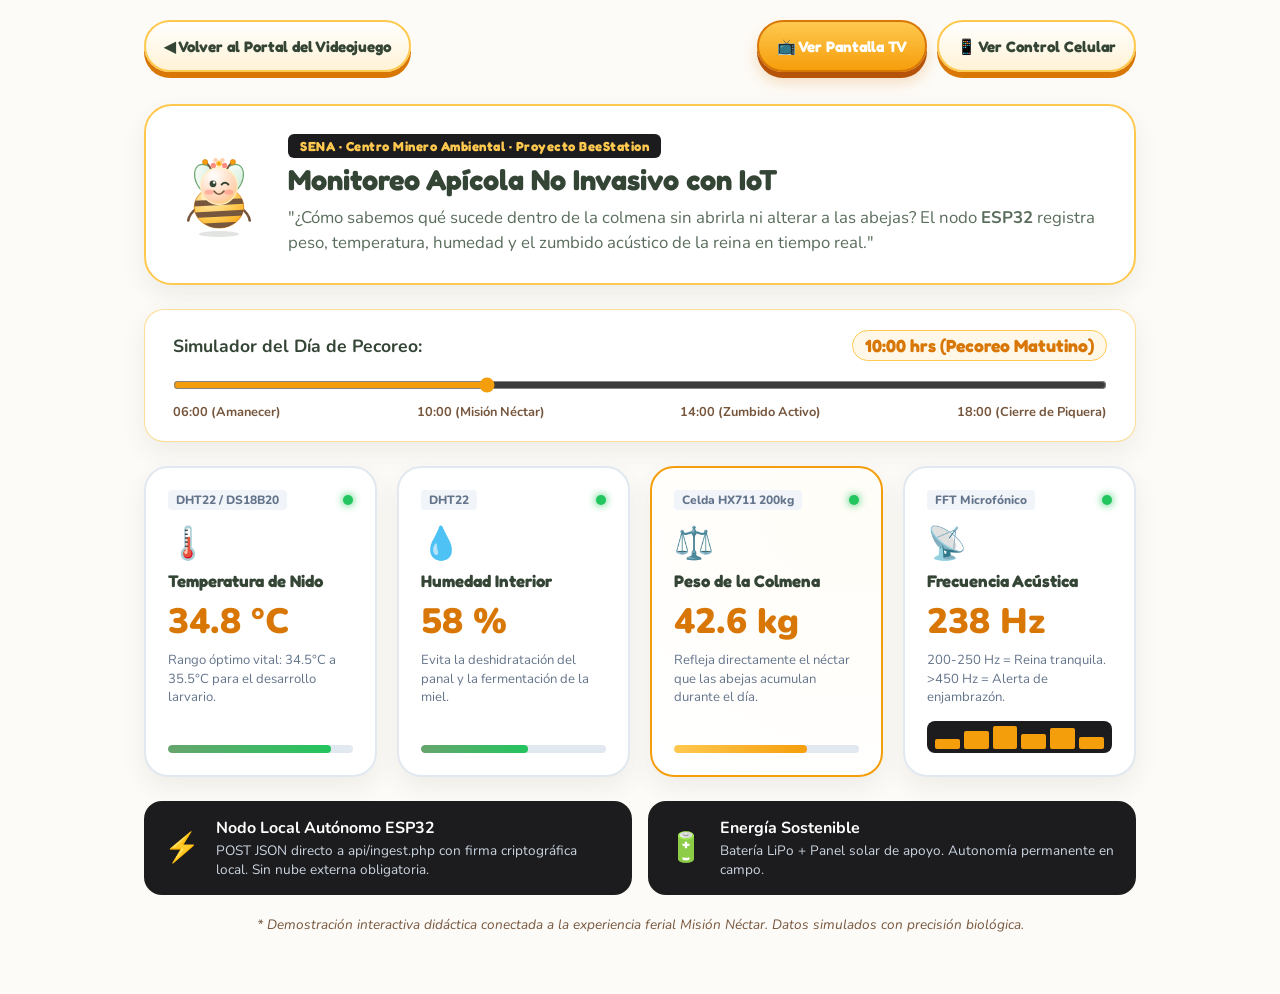
<file: Mision_Nectar_Antigravity/telemetry.html>
<!DOCTYPE html>
<html lang="es">
<head>
  <meta charset="UTF-8">
  <meta name="viewport" content="width=device-width, initial-scale=1.0">
  <title>BeeStation — Monitoreo Apícola IoT no Invasivo (Demostración)</title>
  <link rel="stylesheet" href="assets/css/theme.css">
  <link rel="stylesheet" href="assets/css/telemetry.css">
</head>
<body style="background: #FDFBF7;">
  <div style="padding: 20px 24px 0 24px; max-width: 1040px; margin: 0 auto; display: flex; justify-content: space-between; align-items: center;">
    <a href="index.html" class="btn-arcade btn-secondary" style="font-size: 0.95rem; padding: 8px 18px;">
      ◀ Volver al Portal del Videojuego
    </a>
    <div style="display: flex; gap: 10px;">
      <a href="tv.html" class="btn-arcade" style="font-size: 0.95rem; padding: 8px 18px;">
        📺 Ver Pantalla TV
      </a>
      <a href="mobile.html" class="btn-arcade btn-secondary" style="font-size: 0.95rem; padding: 8px 18px;">
        📱 Ver Control Celular
      </a>
    </div>
  </div>

  <main id="telemetry-root"></main>

  <script src="assets/js/characters.js"></script>
  <script src="assets/js/telemetry.js"></script>
  <script>
    const demo = new BeeStationTelemetryDemo('telemetry-root');
    demo.init();
  </script>
</body>
</html>
</file>
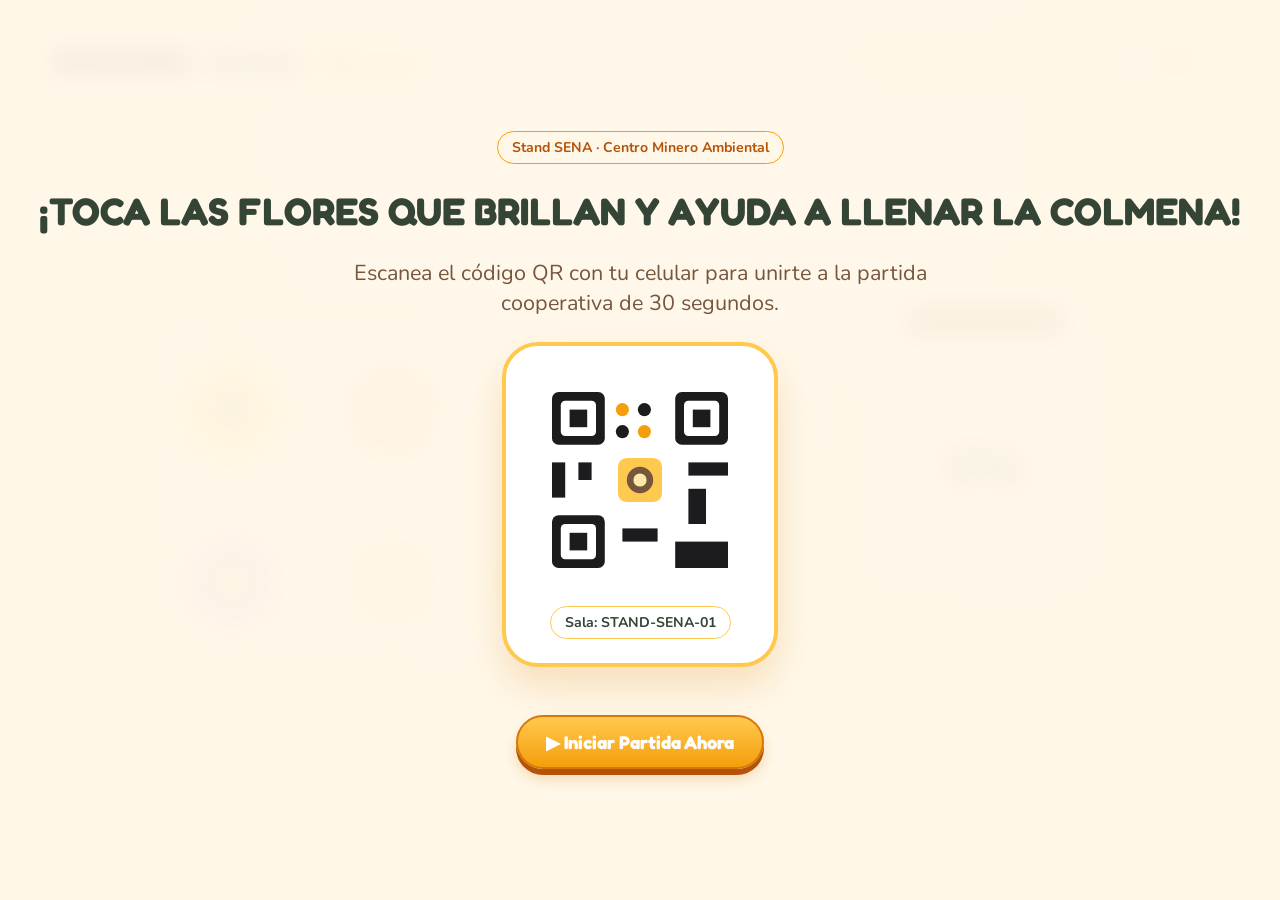
<file: Mision_Nectar_Antigravity/tv.html>
<!DOCTYPE html>
<html lang="es">
<head>
  <meta charset="UTF-8">
  <meta name="viewport" content="width=device-width, initial-scale=1.0">
  <title>BeeStation: Misión Néctar — Pantalla TV (16:9)</title>
  <link rel="stylesheet" href="assets/css/theme.css">
  <link rel="stylesheet" href="assets/css/tv.css">
</head>
<body>
  <div class="tv-viewport" id="tv-app">
    <!-- Lienzo de partículas -->
    <canvas id="tv-particles" class="tv-particle-canvas"></canvas>

    <!-- Contenedor de enjambre de jugadores flotantes -->
    <div id="tv-swarm" class="tv-swarm-container"></div>

    <!-- Barra Superior -->
    <header class="tv-header">
      <div class="tv-brand-lockup">
        <div class="tv-logo-tag">BEESTATION IoT</div>
        <h1 class="tv-title font-display">Misión <span>Néctar</span></h1>
      </div>
      <div class="tv-meta-status">
        <div class="badge-pill gold" id="tv-players-badge">
          <span>🐝</span> <span id="tv-players-count">1 Explorador conectado</span>
        </div>
        <div class="tv-timer-pill">
          <span>⏳</span>
          <div class="tv-timer-num" id="tv-timer">30</div>
        </div>
      </div>
    </header>

    <!-- Escenario Principal -->
    <main class="tv-main-stage">
      <!-- Zona de Flores del Jardín -->
      <section class="tv-garden-zone">
        <div class="tv-flowers-grid" id="tv-flowers-container">
          <!-- Las 6 ranuras de flores se inyectan dinámicamente -->
        </div>
      </section>

      <!-- Zona de la Colmena / Ánfora Colectiva -->
      <section class="tv-hive-zone">
        <div class="tv-jar-wrapper">
          <div class="tv-jar-cap"></div>
          <div class="tv-jar-glass" id="tv-jar-glass">
            <div class="tv-honey-liquid" id="tv-honey-fill">
              <div class="tv-honey-wave"></div>
            </div>
            <div class="tv-hive-progress-label" id="tv-hive-percent">0%</div>
          </div>
          <div class="tv-overflow-badge" id="tv-overflow-badge">
            ✨ ¡Reserva Real: +<span id="tv-overflow-val">0</span> gotas!
          </div>
        </div>
      </section>
    </main>

    <!-- OVERLAY 1: LOBBY & CÓDIGO QR GIGANTE -->
    <div class="tv-lobby-overlay" id="tv-lobby-overlay">
      <div class="badge-pill gold">Stand SENA · Centro Minero Ambiental</div>
      <h2 class="tv-lobby-callout">¡TOCA LAS FLORES QUE BRILLAN Y AYUDA A LLENAR LA COLMENA!</h2>
      <p class="tv-lobby-sub">Escanea el código QR con tu celular para unirte a la partida cooperativa de 30 segundos.</p>
      
      <div class="tv-qr-box">
        <!-- SVG Vectorial Limpio de Código QR -->
        <svg class="tv-qr-code-img" viewBox="0 0 100 100" fill="#1C1C1E">
          <rect width="100" height="100" fill="#FFF"/>
          <!-- Patrones QR Esquinas -->
          <rect x="10" y="10" width="24" height="24" fill="#1C1C1E" rx="3"/>
          <rect x="14" y="14" width="16" height="16" fill="#FFF" rx="2"/>
          <rect x="18" y="18" width="8" height="8" fill="#1C1C1E"/>

          <rect x="66" y="10" width="24" height="24" fill="#1C1C1E" rx="3"/>
          <rect x="70" y="14" width="16" height="16" fill="#FFF" rx="2"/>
          <rect x="74" y="18" width="8" height="8" fill="#1C1C1E"/>

          <rect x="10" y="66" width="24" height="24" fill="#1C1C1E" rx="3"/>
          <rect x="14" y="70" width="16" height="16" fill="#FFF" rx="2"/>
          <rect x="18" y="74" width="8" height="8" fill="#1C1C1E"/>

          <!-- Módulos de datos estilizados -->
          <circle cx="42" cy="18" r="3" fill="#F59E0B"/>
          <circle cx="52" cy="18" r="3" fill="#1C1C1E"/>
          <circle cx="42" cy="28" r="3" fill="#1C1C1E"/>
          <circle cx="52" cy="28" r="3" fill="#F59E0B"/>
          <rect x="40" y="40" width="20" height="20" fill="#FFC94F" rx="4"/>
          <!-- Abejita centro QR -->
          <circle cx="50" cy="50" r="6" fill="#76563D"/>
          <circle cx="50" cy="50" r="3" fill="#FFE9A8"/>

          <rect x="10" y="42" width="6" height="16" fill="#1C1C1E"/>
          <rect x="22" y="42" width="6" height="8" fill="#1C1C1E"/>
          <rect x="72" y="42" width="18" height="6" fill="#1C1C1E"/>
          <rect x="72" y="54" width="8" height="16" fill="#1C1C1E"/>
          <rect x="42" y="72" width="16" height="6" fill="#1C1C1E"/>
          <rect x="66" y="78" width="24" height="12" fill="#1C1C1E"/>
        </svg>
        <span class="badge-pill">Sala: STAND-SENA-01</span>
      </div>

      <div class="tv-players-tray" id="tv-lobby-players-tray">
        <!-- Badges de exploradores que van llegando -->
      </div>

      <button class="btn-arcade" id="tv-btn-start-demo">
        ▶ Iniciar Partida Ahora
      </button>
    </div>

    <!-- OVERLAY 2: CUENTA REGRESIVA 3-2-1 -->
    <div class="tv-countdown-overlay" id="tv-countdown-overlay" style="display: none;">
      <div class="tv-countdown-digit" id="tv-countdown-num">3</div>
    </div>

    <!-- OVERLAY 3: RESULTADOS Y PODIO COLECTIVO -->
    <div class="tv-results-overlay" id="tv-results-overlay" style="display: none;">
      <div class="badge-pill gold">¡MISIÓN CUMPLIDA!</div>
      <h2 class="tv-lobby-callout" style="margin-top: 10px;">¡COLMENA AL 100% DE NÉCTAR!</h2>
      <p class="tv-lobby-sub">Gracias al trabajo en equipo de todos los exploradores del stand.</p>

      <!-- Podio de los 3 Mejores -->
      <div class="tv-podium-container" id="tv-podium-slots">
        <!-- Slot 2do Lugar -->
        <div class="tv-podium-step second">
          <div id="podium-2-avatar" style="margin-bottom: 8px;"></div>
          <div id="podium-2-name" style="font-weight: 800; font-size: 0.95rem;">Explorador 2</div>
          <div class="tv-podium-pillar">2</div>
        </div>
        <!-- Slot 1er Lugar -->
        <div class="tv-podium-step first">
          <div id="podium-1-avatar" style="margin-bottom: 8px;"></div>
          <div id="podium-1-name" style="font-weight: 800; font-size: 1.1rem; color: #D97706;">Explorador 1</div>
          <div class="tv-podium-pillar">1 👑</div>
        </div>
        <!-- Slot 3er Lugar -->
        <div class="tv-podium-step third">
          <div id="podium-3-avatar" style="margin-bottom: 8px;"></div>
          <div id="podium-3-name" style="font-weight: 800; font-size: 0.95rem;">Explorador 3</div>
          <div class="tv-podium-pillar">3</div>
        </div>
      </div>

      <div style="margin-top: 36px; display: flex; gap: 16px;">
        <button class="btn-arcade btn-green" id="tv-btn-telemetry">
          🔬 Conoce la Tecnología BeeStation IoT
        </button>
        <button class="btn-arcade btn-secondary" id="tv-btn-replay">
          🔄 Jugar Otra Ronda
        </button>
      </div>
    </div>
  </div>

  <!-- Scripts -->
  <script src="assets/js/characters.js"></script>
  <script src="assets/js/flowers.js"></script>
  <script src="assets/js/audio.js"></script>
  <script src="assets/js/particles.js"></script>
  <script src="assets/js/sync.js"></script>
  <script src="assets/js/game.js"></script>
  <script>
    // Inicialización de la pantalla de Televisor
    const particleCanvas = document.getElementById('tv-particles');
    const particleEngine = new NectarParticleEngine(particleCanvas);
    particleEngine.start();

    const gameCore = new NectarGameCore({ isHost: true, role: 'tv' });

    // Elementos UI
    const timerEl = document.getElementById('tv-timer');
    const flowersContainer = document.getElementById('tv-flowers-container');
    const honeyFillEl = document.getElementById('tv-honey-fill');
    const honeyPercentEl = document.getElementById('tv-hive-percent');
    const overflowBadge = document.getElementById('tv-overflow-badge');
    const overflowVal = document.getElementById('tv-overflow-val');
    const playersBadge = document.getElementById('tv-players-count');
    const swarmContainer = document.getElementById('tv-swarm');

    const lobbyOverlay = document.getElementById('tv-lobby-overlay');
    const countdownOverlay = document.getElementById('tv-countdown-overlay');
    const countdownNum = document.getElementById('tv-countdown-num');
    const resultsOverlay = document.getElementById('tv-results-overlay');
    const lobbyPlayersTray = document.getElementById('tv-lobby-players-tray');

    // Renderizar flores iniciales
    function renderTvFlowers(flowers) {
      flowersContainer.innerHTML = '';
      flowers.forEach(f => {
        const slot = document.createElement('div');
        slot.className = 'tv-flower-slot';
        slot.id = 'tv-slot-' + f.slotIndex;
        slot.innerHTML = window.renderFlowerSVG({
          type: f.type,
          state: f.state,
          size: 130
        });
        flowersContainer.appendChild(slot);
      });
    }

    gameCore.onFlowersUpdated = renderTvFlowers;
    gameCore.onFlowerChanged = (f) => {
      const slot = document.getElementById('tv-slot-' + f.slotIndex);
      if (slot) {
        slot.innerHTML = window.renderFlowerSVG({
          type: f.type,
          state: f.state,
          size: 130
        });
      }
    };

    // Actualización de temporizador
    gameCore.onTimerTick = (seconds) => {
      timerEl.textContent = seconds;
      if (seconds <= 5) {
        timerEl.classList.add('alert');
      } else {
        timerEl.classList.remove('alert');
      }
    };

    // Actualización de jugadores y enjambre
    gameCore.onPlayersUpdated = () => {
      const count = gameCore.players.size;
      playersBadge.textContent = `${count} ${count === 1 ? 'Explorador conectado' : 'Exploradores conectados'}`;

      // Actualizar tray del lobby
      lobbyPlayersTray.innerHTML = '';
      gameCore.players.forEach(p => {
        const badge = document.createElement('div');
        badge.className = 'badge-pill';
        badge.innerHTML = `<span>🐝</span> ${p.name}`;
        lobbyPlayersTray.appendChild(badge);
      });
    };

    // Actualización de néctar y colmena
    gameCore.onNectarCollected = (payload, hiveStats) => {
      // Disparar trayectoria de partículas desde la flor hacia el frasco
      const slot = document.getElementById('tv-slot-' + payload.slotIndex);
      const jar = document.getElementById('tv-jar-glass');
      if (slot && jar) {
        const slotRect = slot.getBoundingClientRect();
        const jarRect = jar.getBoundingClientRect();

        particleEngine.launchDrop(
          slotRect.left + slotRect.width / 2,
          slotRect.top + slotRect.height / 2,
          jarRect.left + jarRect.width / 2,
          jarRect.top + 60,
          payload.isGolden,
          () => {
            if (window.audioSystem) window.audioSystem.playHiveFill();
          }
        );
      }

      // Actualizar nivel de líquido
      honeyFillEl.style.height = `${hiveStats.progressPercent}%`;
      honeyPercentEl.textContent = `${hiveStats.progressPercent}%`;

      if (hiveStats.overflow > 0) {
        overflowBadge.classList.add('visible');
        overflowVal.textContent = hiveStats.overflow;
      }
    };

    // Transiciones de Estado
    gameCore.onStateChanged = (state, data) => {
      if (state === 'COUNTDOWN') {
        lobbyOverlay.style.display = 'none';
        countdownOverlay.style.display = 'flex';
        resultsOverlay.style.display = 'none';
      } else if (state === 'PLAYING') {
        lobbyOverlay.style.display = 'none';
        countdownOverlay.style.display = 'none';
        resultsOverlay.style.display = 'none';
      } else if (state === 'RESULTS') {
        countdownOverlay.style.display = 'none';
        resultsOverlay.style.display = 'flex';
        particleEngine.celebrationFirework();
        setTimeout(() => particleEngine.celebrationFirework(), 500);

        // Renderizar podio
        const top = gameCore.getTopPlayers(3);
        if (top[0]) {
          document.getElementById('podium-1-name').textContent = `${top[0].name} (${top[0].score} pts)`;
          document.getElementById('podium-1-avatar').innerHTML = window.renderBeeSVG({ character: top[0].character, size: 70, expression: 'celebrate' });
        }
        if (top[1]) {
          document.getElementById('podium-2-name').textContent = `${top[1].name} (${top[1].score} pts)`;
          document.getElementById('podium-2-avatar').innerHTML = window.renderBeeSVG({ character: top[1].character, size: 55, expression: 'happy' });
        }
        if (top[2]) {
          document.getElementById('podium-3-name').textContent = `${top[2].name} (${top[2].score} pts)`;
          document.getElementById('podium-3-avatar').innerHTML = window.renderBeeSVG({ character: top[2].character, size: 50, expression: 'happy' });
        }
      } else if (state === 'LOBBY') {
        lobbyOverlay.style.display = 'flex';
        countdownOverlay.style.display = 'none';
        resultsOverlay.style.display = 'none';
        honeyFillEl.style.height = '0%';
        honeyPercentEl.textContent = '0%';
        overflowBadge.classList.remove('visible');
      }
    };

    gameCore.onCountdownTick = (val) => {
      countdownNum.textContent = val;
    };

    // Botones de acción
    document.getElementById('tv-btn-start-demo').addEventListener('click', () => {
      // Inyectar 4 bots si está solo para ver la colmena llenarse
      if (gameCore.players.size < 2) {
        gameCore.injectBots(4);
      }
      gameCore.startCountdown();
    });

    document.getElementById('tv-btn-replay').addEventListener('click', () => {
      gameCore.resetRoom();
    });

    document.getElementById('tv-btn-telemetry').addEventListener('click', () => {
      window.location.href = 'telemetry.html';
    });

    // Iniciar con ranuras base
    gameCore.initFlowers();
  </script>
</body>
</html>
</file>
<file: Mision_Nectar_Antigravity/assets/css/theme.css>
/**
 * BeeStation: Misión Néctar - Sistema de Estilos y Variables de Marca
 */

@import url('https://fonts.googleapis.com/css2?family=Fredoka:wght@500;600;700&family=Nunito:wght@400;600;700;800;900&display=swap');

:root {
  /* Marca Anfitriona BeeStation */
  --bee-amber: #F59E0B;
  --bee-deep-honey: #D97706;
  --bee-dark: #1C1C1E;
  --bee-gold: #FFC94F;

  /* Jardín y Naturaleza */
  --bg-cream: #FFF8E9;
  --garden-green: #67A56D;
  --soft-mint: #BCE5C8;
  --sky-blue: #9EDDF1;
  --coral-flower: #FF8C80;
  --lavender: #B8A4E5;
  --soft-peach: #FFD0AD;
  --leaf-dark: #344536;
  --nature-brown: #76563D;

  /* Tipografías */
  --font-display: 'Fredoka', cursive, sans-serif;
  --font-body: 'Nunito', sans-serif;

  /* Sombras Táctiles */
  --shadow-btn: 0 6px 0 #D97706;
  --shadow-card: 0 10px 25px rgba(52, 69, 54, 0.08);
  --shadow-glow: 0 0 20px rgba(245, 158, 11, 0.4);
}

* {
  box-sizing: border-box;
  margin: 0;
  padding: 0;
  user-select: none;
  -webkit-user-select: none;
}

body {
  font-family: var(--font-body);
  background-color: var(--bg-cream);
  color: var(--leaf-dark);
  overflow-x: hidden;
  touch-action: manipulation;
}

h1, h2, h3, .font-display {
  font-family: var(--font-display);
}

/* BOTONES TÁCTILES PREMIUM ESTILO ARCADE */
.btn-arcade {
  display: inline-flex;
  align-items: center;
  justify-content: center;
  gap: 8px;
  font-family: var(--font-display);
  font-size: 1.15rem;
  font-weight: 700;
  color: #FFFFFF;
  background: linear-gradient(180deg, #FFC94F 0%, #F59E0B 100%);
  border: 2px solid #D97706;
  border-radius: 999px;
  padding: 14px 28px;
  box-shadow: 0 6px 0 #B45309, 0 10px 15px rgba(217, 119, 6, 0.25);
  cursor: pointer;
  transition: transform 0.08s ease, box-shadow 0.08s ease;
  text-decoration: none;
  min-height: 52px;
}

.btn-arcade:hover {
  filter: brightness(1.05);
}

.btn-arcade:active {
  transform: translateY(4px);
  box-shadow: 0 2px 0 #B45309, 0 4px 8px rgba(217, 119, 6, 0.2);
}

.btn-arcade.btn-green {
  background: linear-gradient(180deg, #86EFAC 0%, #22C55E 100%);
  border-color: #16A34A;
  box-shadow: 0 6px 0 #15803D;
}

.btn-arcade.btn-secondary {
  background: linear-gradient(180deg, #FFFFFF 0%, #FFF3D6 100%);
  color: var(--leaf-dark);
  border-color: #FFC94F;
  box-shadow: 0 6px 0 #D97706;
}

/* ANIMACIONES GLOBALES */
@keyframes beeFloat {
  0%, 100% { transform: translateY(0px) rotate(0deg); }
  50% { transform: translateY(-12px) rotate(2deg); }
}

@keyframes wingFlap {
  0%, 100% { transform: scaleY(1); }
  50% { transform: scaleY(0.2); }
}

@keyframes flowerPulse {
  0%, 100% { transform: scale(1); }
  50% { transform: scale(1.06); }
}

@keyframes goldenAura {
  0%, 100% { transform: scale(1) rotate(0deg); opacity: 0.8; }
  50% { transform: scale(1.15) rotate(180deg); opacity: 1; }
}

@keyframes spinSlow {
  from { transform: rotate(0deg); }
  to { transform: rotate(360deg); }
}

.bee-anim-float {
  animation: beeFloat 2.6s ease-in-out infinite;
}

.bee-anim-wings {
  animation: wingFlap 0.06s infinite alternate ease-in-out;
}

.flower-state-active {
  animation: flowerPulse 1.8s ease-in-out infinite;
  cursor: pointer;
}

.anim-golden-pulse {
  animation: goldenAura 3s linear infinite;
}

.anim-spin-slow {
  animation: spinSlow 8s linear infinite;
}

/* EFECTOS DE COSECHA SQUASH & BURST */
.flower-state-harvested {
  transform: scale(1.22);
  transition: transform 0.12s cubic-bezier(0.34, 1.56, 0.64, 1);
  filter: brightness(1.2);
}

.flower-state-recharge {
  opacity: 0.38;
  filter: grayscale(0.5);
  transform: scale(0.9);
  transition: all 0.3s ease;
}

/* INSIGNIAS Y CHIPS */
.badge-pill {
  display: inline-flex;
  align-items: center;
  gap: 6px;
  background: #FFF;
  border: 1.5px solid #FFC94F;
  border-radius: 999px;
  padding: 6px 14px;
  font-size: 0.88rem;
  font-weight: 700;
  color: var(--leaf-dark);
}

.badge-pill.gold {
  background: #FFF8E9;
  border-color: #F59E0B;
  color: #B45309;
}
</file>
<file: Mision_Nectar_Antigravity/assets/css/mobile.css>
/**
 * BeeStation: Misión Néctar - Estilos de Control Móvil Vertical
 * Diseño ergonómico para pulgar (320px a 430px de ancho)
 */

.mobile-viewport {
  position: relative;
  width: 100vw;
  height: 100vh;
  max-width: 480px;
  margin: 0 auto;
  overflow: hidden;
  background: radial-gradient(circle at 50% 10%, #FFFDF7 0%, #FFF8E9 65%, #F7E9CE 100%);
  display: flex;
  flex-direction: column;
  box-shadow: 0 0 40px rgba(0, 0, 0, 0.15);
}

/* Lienzo de partículas móvil */
.mobile-canvas {
  position: absolute;
  top: 0;
  left: 0;
  width: 100%;
  height: 100%;
  pointer-events: none;
  z-index: 5;
}

/* Barra superior móvil */
.mobile-header {
  position: relative;
  z-index: 10;
  display: flex;
  justify-content: space-between;
  align-items: center;
  padding: 16px 20px;
  background: rgba(255, 255, 255, 0.85);
  backdrop-filter: blur(10px);
  border-bottom: 2px solid rgba(255, 201, 79, 0.4);
}

.mobile-player-pill {
  display: flex;
  align-items: center;
  gap: 10px;
}

.mobile-player-avatar {
  width: 44px;
  height: 44px;
  background: #FFF;
  border-radius: 50%;
  border: 2px solid #FFC94F;
  display: flex;
  justify-content: center;
  align-items: center;
  overflow: hidden;
}

.mobile-player-name {
  font-family: var(--font-body);
  font-size: 0.95rem;
  font-weight: 800;
  color: var(--leaf-dark);
}

.mobile-score-box {
  display: flex;
  flex-direction: column;
  align-items: flex-end;
}

.mobile-score-val {
  font-family: var(--font-body);
  font-size: 1.5rem;
  font-weight: 900;
  color: var(--bee-deep-honey);
  line-height: 1.1;
}

.mobile-score-label {
  font-size: 0.72rem;
  font-weight: 700;
  color: #76563D;
  text-transform: uppercase;
}

/* Indicador de Racha (Combo Meter) */
.mobile-combo-bar {
  display: flex;
  justify-content: center;
  align-items: center;
  gap: 8px;
  padding: 6px 12px;
  background: #FFF3D6;
  font-family: var(--font-display);
  font-size: 0.88rem;
  font-weight: 700;
  color: #B45309;
  border-bottom: 1.5px solid #FFC94F;
  opacity: 0;
  transform: translateY(-8px);
  transition: all 0.2s ease;
}

.mobile-combo-bar.active {
  opacity: 1;
  transform: translateY(0);
}

/* Temporizador circular flotante */
.mobile-timer-pill {
  position: absolute;
  top: 74px;
  right: 20px;
  background: #FFF;
  border: 2px solid #F59E0B;
  border-radius: 999px;
  padding: 4px 14px;
  font-family: var(--font-body);
  font-size: 1.1rem;
  font-weight: 900;
  color: #D97706;
  z-index: 12;
  box-shadow: 0 4px 10px rgba(0, 0, 0, 0.08);
}

/* Zona principal de juego: Matriz de 6 Flores Táctiles */
.mobile-play-zone {
  flex: 1;
  display: flex;
  flex-direction: column;
  justify-content: center;
  align-items: center;
  padding: 20px 16px 28px 16px;
  position: relative;
  z-index: 8;
}

.mobile-instruction-text {
  font-family: var(--font-display);
  font-size: 1.15rem;
  font-weight: 700;
  color: var(--leaf-dark);
  text-align: center;
  margin-bottom: 16px;
}

.mobile-flowers-grid {
  display: grid;
  grid-template-columns: repeat(2, 1fr);
  gap: 18px 24px;
  width: 100%;
  max-width: 380px;
}

.mobile-flower-slot {
  display: flex;
  justify-content: center;
  align-items: center;
  height: 120px;
  background: rgba(255, 255, 255, 0.45);
  border-radius: 28px;
  border: 2px solid rgba(255, 201, 79, 0.4);
  box-shadow: 0 8px 16px rgba(52, 69, 54, 0.05);
  cursor: pointer;
  touch-action: manipulation;
  position: relative;
}

.mobile-flower-slot:active {
  transform: scale(0.94);
}

/* Popups flotantes de puntuación (+10 / +30 DORADA) */
.mobile-score-popup {
  position: absolute;
  pointer-events: none;
  font-family: var(--font-body);
  font-weight: 900;
  font-size: 1.4rem;
  color: #F59E0B;
  text-shadow: 0 2px 4px rgba(255, 255, 255, 0.9), 0 0 10px rgba(245, 158, 11, 0.5);
  animation: floatScoreUp 0.65s cubic-bezier(0.16, 1, 0.3, 1) forwards;
  z-index: 25;
}

.mobile-score-popup.gold {
  color: #D97706;
  font-size: 1.7rem;
}

@keyframes floatScoreUp {
  0% { transform: translate(-50%, 0) scale(0.6); opacity: 0; }
  30% { transform: translate(-50%, -20px) scale(1.15); opacity: 1; }
  100% { transform: translate(-50%, -50px) scale(1); opacity: 0; }
}

/* PANTALLA DE ONBOARDING RÁPIDO MÓVIL */
.mobile-onboarding-screen {
  position: absolute;
  top: 0;
  left: 0;
  width: 100%;
  height: 100%;
  background: rgba(255, 248, 233, 0.98);
  z-index: 40;
  display: flex;
  flex-direction: column;
  padding: 28px 24px;
  overflow-y: auto;
}

.mobile-onboard-header {
  text-align: center;
  margin-bottom: 20px;
}

.mobile-onboard-title {
  font-size: 1.8rem;
  color: var(--leaf-dark);
}

.mobile-onboard-sub {
  font-size: 1rem;
  color: #76563D;
  margin-top: 4px;
}

/* Selector de 6 Abejas */
.mobile-bee-carousel {
  display: grid;
  grid-template-columns: repeat(3, 1fr);
  gap: 12px;
  margin-bottom: 24px;
}

.mobile-bee-option {
  background: #FFF;
  border: 2px solid #E2E8F0;
  border-radius: 20px;
  padding: 10px 6px;
  display: flex;
  flex-direction: column;
  align-items: center;
  gap: 4px;
  cursor: pointer;
  transition: all 0.15s ease;
}

.mobile-bee-option.selected {
  border-color: #F59E0B;
  background: #FFFDF7;
  box-shadow: 0 6px 14px rgba(245, 158, 11, 0.25);
  transform: translateY(-2px);
}

.mobile-bee-name {
  font-size: 0.82rem;
  font-weight: 800;
  color: var(--leaf-dark);
}

/* Input de Apodo */
.mobile-input-group {
  margin-bottom: 24px;
  display: flex;
  flex-direction: column;
  gap: 8px;
}

.mobile-input-label {
  font-size: 0.88rem;
  font-weight: 700;
  color: #76563D;
}

.mobile-name-row {
  display: flex;
  gap: 8px;
}

.mobile-text-input {
  flex: 1;
  height: 52px;
  border: 2px solid #FFC94F;
  border-radius: 16px;
  padding: 0 16px;
  font-family: var(--font-body);
  font-size: 1.1rem;
  font-weight: 700;
  color: var(--leaf-dark);
  background: #FFF;
  outline: none;
}

.mobile-btn-dice {
  width: 52px;
  height: 52px;
  border-radius: 16px;
  border: 2px solid #FFC94F;
  background: #FFF3D6;
  font-size: 1.4rem;
  display: flex;
  justify-content: center;
  align-items: center;
  cursor: pointer;
}

/* SALA DE ESPERA / PREPARACIÓN MÓVIL */
.mobile-waiting-screen {
  position: absolute;
  top: 0;
  left: 0;
  width: 100%;
  height: 100%;
  background: rgba(255, 248, 233, 0.98);
  z-index: 35;
  display: flex;
  flex-direction: column;
  align-items: center;
  justify-content: center;
  padding: 32px;
  text-align: center;
}

.mobile-waiting-title {
  font-size: 1.6rem;
  color: var(--leaf-dark);
  margin-top: 16px;
}

.mobile-waiting-hint {
  font-size: 1.05rem;
  color: #76563D;
  margin-top: 8px;
  max-width: 320px;
}

/* PANTALLA DE RESULTADOS INDIVIDUALES MÓVIL */
.mobile-results-screen {
  position: absolute;
  top: 0;
  left: 0;
  width: 100%;
  height: 100%;
  background: rgba(255, 248, 233, 0.98);
  z-index: 45;
  display: flex;
  flex-direction: column;
  align-items: center;
  justify-content: center;
  padding: 28px;
  text-align: center;
}

.mobile-medal-card {
  background: #FFF;
  border: 3px solid #FFC94F;
  border-radius: 28px;
  padding: 24px;
  box-shadow: 0 15px 30px rgba(217, 119, 6, 0.15);
  width: 100%;
  max-width: 320px;
  margin: 20px 0;
}
</file>
<file: Mision_Nectar_Antigravity/assets/css/organizer.css>
/**
 * BeeStation: Misión Néctar - Estilos de la Consola del Organizador (Game Master)
 */

.organizer-viewport {
  max-width: 960px;
  margin: 32px auto;
  padding: 0 24px 60px 24px;
}

.organizer-card {
  background: #FFF;
  border-radius: 24px;
  border: 2px solid #FFC94F;
  box-shadow: var(--shadow-card);
  padding: 28px;
  margin-bottom: 24px;
}

.organizer-card-header {
  display: flex;
  justify-content: space-between;
  align-items: center;
  border-bottom: 1.5px solid #F1F5F9;
  padding-bottom: 16px;
  margin-bottom: 20px;
}

.organizer-status-badge {
  display: inline-flex;
  align-items: center;
  gap: 8px;
  padding: 6px 14px;
  border-radius: 999px;
  font-size: 0.88rem;
  font-weight: 800;
  text-transform: uppercase;
}

.organizer-status-badge.lobby {
  background: #FEF3C7;
  color: #92400E;
}

.organizer-status-badge.playing {
  background: #DCFCE7;
  color: #166534;
}

.organizer-status-badge.results {
  background: #E0E7FF;
  color: #3730A3;
}

.organizer-controls-grid {
  display: grid;
  grid-template-columns: repeat(auto-fit, minmax(200px, 1fr));
  gap: 16px;
}

.organizer-bot-panel {
  background: #FFFDF7;
  border: 1.5px dashed #F59E0B;
  border-radius: 16px;
  padding: 20px;
  display: flex;
  flex-direction: column;
  gap: 12px;
}

.organizer-slider-row {
  display: flex;
  align-items: center;
  gap: 16px;
}

.organizer-slider-row input[type="range"] {
  flex: 1;
}

.organizer-players-list {
  display: flex;
  flex-wrap: wrap;
  gap: 10px;
  max-height: 240px;
  overflow-y: auto;
  padding: 8px;
  background: #F8FAFC;
  border-radius: 12px;
}

.organizer-player-tag {
  display: flex;
  align-items: center;
  gap: 8px;
  background: #FFF;
  border: 1px solid #CBD5E1;
  padding: 6px 12px;
  border-radius: 999px;
  font-size: 0.85rem;
  font-weight: 700;
}
</file>
<file: Mision_Nectar_Antigravity/assets/css/telemetry.css>
/**
 * BeeStation: Misión Néctar - Estilos del Módulo de Telemetría IoT
 */

.telemetry-panel {
  max-width: 1040px;
  margin: 0 auto;
  padding: 32px 24px 60px 24px;
}

.telemetry-header {
  display: flex;
  align-items: center;
  gap: 24px;
  background: #FFF;
  border-radius: 28px;
  padding: 28px;
  border: 2px solid #FFC94F;
  box-shadow: var(--shadow-card);
  margin-bottom: 24px;
}

.telemetry-avatar {
  flex-shrink: 0;
  width: 90px;
  height: 90px;
  display: flex;
  justify-content: center;
  align-items: center;
}

.telemetry-title-block h2 {
  font-size: 1.8rem;
  color: var(--leaf-dark);
  margin-top: 4px;
  margin-bottom: 8px;
}

.badge-sena {
  display: inline-block;
  background: var(--bee-dark);
  color: var(--bee-gold);
  font-family: var(--font-display);
  font-size: 0.82rem;
  font-weight: 700;
  letter-spacing: 0.5px;
  padding: 4px 12px;
  border-radius: 6px;
}

.telemetry-intro {
  font-size: 1.05rem;
  color: #5A6D5C;
  line-height: 1.5;
}

/* Control deslizante de tiempo */
.time-control-card {
  background: #FFF;
  border-radius: 20px;
  padding: 20px 28px;
  border: 1.5px solid rgba(255, 201, 79, 0.6);
  box-shadow: var(--shadow-card);
  margin-bottom: 24px;
}

.time-label-row {
  display: flex;
  justify-content: space-between;
  align-items: center;
  margin-bottom: 12px;
  font-size: 1.1rem;
}

.highlight-time {
  font-family: var(--font-display);
  font-weight: 700;
  color: var(--bee-deep-honey);
  background: #FFF8E9;
  padding: 4px 12px;
  border-radius: 999px;
  border: 1px solid #FFC94F;
}

.telemetry-slider {
  width: 100%;
  accent-color: #F59E0B;
  height: 8px;
  cursor: pointer;
}

.slider-marks {
  display: flex;
  justify-content: space-between;
  font-size: 0.8rem;
  font-weight: 700;
  color: #76563D;
  margin-top: 8px;
}

/* Matriz de Sensores */
.sensor-cards-grid {
  display: grid;
  grid-template-columns: repeat(auto-fit, minmax(220px, 1fr));
  gap: 20px;
  margin-bottom: 24px;
}

.sensor-card {
  background: #FFF;
  border-radius: 24px;
  padding: 22px;
  border: 2px solid #E2E8F0;
  box-shadow: var(--shadow-card);
  display: flex;
  flex-direction: column;
  transition: transform 0.2s ease, border-color 0.2s ease;
}

.sensor-card:hover {
  transform: translateY(-3px);
  border-color: #FFC94F;
}

.sensor-card.highlight-honey {
  border-color: #F59E0B;
  background: radial-gradient(circle at 90% 10%, #FFFDF7 0%, #FFFFFF 100%);
}

.sensor-card-top {
  display: flex;
  justify-content: space-between;
  align-items: center;
  margin-bottom: 12px;
}

.sensor-badge {
  font-size: 0.75rem;
  font-weight: 800;
  color: #64748B;
  background: #F1F5F9;
  padding: 2px 8px;
  border-radius: 4px;
}

.sensor-status-dot.green {
  width: 10px;
  height: 10px;
  border-radius: 50%;
  background: #22C55E;
  box-shadow: 0 0 8px #22C55E;
}

.sensor-icon {
  font-size: 2rem;
  margin-bottom: 6px;
}

.sensor-name {
  font-family: var(--font-display);
  font-size: 1.05rem;
  font-weight: 700;
  color: var(--leaf-dark);
}

.sensor-value {
  font-family: var(--font-body);
  font-size: 2.2rem;
  font-weight: 900;
  color: var(--bee-deep-honey);
  margin: 6px 0;
}

.sensor-desc {
  font-size: 0.82rem;
  color: #64748B;
  line-height: 1.4;
  margin-bottom: 14px;
  flex: 1;
}

.sensor-mini-bar {
  width: 100%;
  height: 8px;
  background: #E2E8F0;
  border-radius: 4px;
  overflow: hidden;
}

.sensor-bar-fill {
  height: 100%;
  background: linear-gradient(90deg, #67A56D, #22C55E);
  border-radius: 4px;
  transition: width 0.3s ease;
}

.sensor-bar-fill.honey {
  background: linear-gradient(90deg, #FFC94F, #F59E0B);
}

/* Visualizador de Onda Acústica */
.wave-visualizer {
  display: flex;
  align-items: flex-end;
  gap: 4px;
  height: 32px;
  background: #1C1C1E;
  padding: 4px 8px;
  border-radius: 8px;
}

.wave-bar {
  flex: 1;
  background: #F59E0B;
  border-radius: 2px;
  transition: height 0.15s ease;
}

/* Especificación de Hardware */
.hardware-spec-box {
  display: grid;
  grid-template-columns: repeat(auto-fit, minmax(280px, 1fr));
  gap: 16px;
  margin-bottom: 20px;
}

.hw-chip {
  background: #1C1C1E;
  color: #FFF;
  border-radius: 18px;
  padding: 16px 20px;
  display: flex;
  align-items: center;
  gap: 16px;
}

.hw-icon {
  font-size: 1.8rem;
}

.hw-sub {
  font-size: 0.85rem;
  color: #CBD5E1;
  margin-top: 2px;
}

.demo-notice {
  text-align: center;
  font-size: 0.85rem;
  color: #76563D;
  font-style: italic;
}
</file>
<file: Mision_Nectar_Antigravity/assets/css/tv.css>
/**
 * BeeStation: Misión Néctar - Estilos de Pantalla de Televisión 16:9
 */

.tv-viewport {
  position: relative;
  width: 100vw;
  height: 100vh;
  max-width: 1920px;
  max-height: 1080px;
  margin: 0 auto;
  aspect-ratio: 16 / 9;
  overflow: hidden;
  background: radial-gradient(circle at 50% 15%, #FFFDF7 0%, #FFF8E9 55%, #F7E9CE 100%);
  display: flex;
  flex-direction: column;
}

/* Lienzo de partículas de fondo */
.tv-particle-canvas {
  position: absolute;
  top: 0;
  left: 0;
  width: 100%;
  height: 100%;
  pointer-events: none;
  z-index: 5;
}

/* Barra superior del TV */
.tv-header {
  position: relative;
  z-index: 10;
  display: flex;
  justify-content: space-between;
  align-items: center;
  padding: 24px 48px;
}

.tv-brand-lockup {
  display: flex;
  align-items: center;
  gap: 16px;
}

.tv-logo-tag {
  background: var(--bee-dark);
  color: #FFF;
  font-family: var(--font-display);
  font-size: 0.85rem;
  letter-spacing: 1px;
  padding: 4px 12px;
  border-radius: 6px;
  border-left: 4px solid var(--bee-amber);
}

.tv-title {
  font-size: 2.2rem;
  font-weight: 700;
  color: var(--leaf-dark);
  text-shadow: 0 2px 0 rgba(255, 255, 255, 0.8);
}

.tv-title span {
  color: var(--bee-deep-honey);
}

.tv-meta-status {
  display: flex;
  align-items: center;
  gap: 20px;
}

.tv-timer-pill {
  background: #FFF;
  border: 3px solid #F59E0B;
  border-radius: 999px;
  padding: 8px 24px;
  display: flex;
  align-items: center;
  gap: 10px;
  box-shadow: 0 4px 12px rgba(245, 158, 11, 0.2);
}

.tv-timer-num {
  font-family: var(--font-body);
  font-size: 2.4rem;
  font-weight: 900;
  color: var(--bee-deep-honey);
  min-width: 60px;
  text-align: center;
}

.tv-timer-num.alert {
  color: #EF4444;
  animation: flowerPulse 0.6s infinite alternate;
}

/* Escenario Central */
.tv-main-stage {
  position: relative;
  z-index: 8;
  flex: 1;
  display: flex;
  justify-content: space-between;
  align-items: center;
  padding: 0 48px 32px 48px;
}

/* Lado Izquierdo: Campo de Flores y Jardín */
.tv-garden-zone {
  flex: 1.4;
  display: flex;
  flex-direction: column;
  justify-content: center;
  align-items: center;
  height: 100%;
}

.tv-flowers-grid {
  display: grid;
  grid-template-columns: repeat(3, 1fr);
  gap: 32px;
  max-width: 620px;
  padding: 20px;
  background: rgba(255, 255, 255, 0.4);
  backdrop-filter: blur(8px);
  border-radius: 36px;
  border: 2px solid rgba(255, 201, 79, 0.5);
  box-shadow: 0 15px 35px rgba(52, 69, 54, 0.06);
}

.tv-flower-slot {
  display: flex;
  justify-content: center;
  align-items: center;
  height: 140px;
  position: relative;
}

/* Lado Derecho: La Gran Colmena Colectiva y QR */
.tv-hive-zone {
  flex: 1;
  display: flex;
  flex-direction: column;
  align-items: center;
  justify-content: center;
  position: relative;
}

/* Frasco Ánfora de Néctar */
.tv-jar-wrapper {
  position: relative;
  width: 280px;
  height: 380px;
  display: flex;
  flex-direction: column;
  align-items: center;
}

.tv-jar-glass {
  position: relative;
  width: 240px;
  height: 320px;
  border: 8px solid rgba(255, 255, 255, 0.9);
  background: rgba(255, 255, 255, 0.35);
  border-radius: 40px 40px 60px 60px;
  overflow: hidden;
  box-shadow: 0 20px 40px rgba(217, 119, 6, 0.15), inset 0 0 20px rgba(255, 255, 255, 0.6);
}

.tv-honey-liquid {
  position: absolute;
  bottom: 0;
  left: 0;
  width: 100%;
  height: 0%;
  background: linear-gradient(180deg, #FFE9A8 0%, #FFC94F 40%, #F59E0B 100%);
  transition: height 0.4s cubic-bezier(0.16, 1, 0.3, 1);
  box-shadow: 0 -4px 15px rgba(245, 158, 11, 0.5);
}

.tv-honey-wave {
  position: absolute;
  top: -12px;
  left: 0;
  width: 200%;
  height: 24px;
  background: url("data:image/svg+xml,%3Csvg xmlns='http://www.w3.org/2000/svg' viewBox='0 0 800 24'%3E%3Cpath d='M0 12 Q 100 0 200 12 T 400 12 T 600 12 T 800 12 V 24 H 0 Z' fill='%23FFE9A8'/%3E%3C/svg%3E");
  background-size: 400px 24px;
  animation: waveMotion 3s linear infinite;
}

@keyframes waveMotion {
  from { transform: translateX(0); }
  to { transform: translateX(-400px); }
}

.tv-jar-cap {
  width: 160px;
  height: 28px;
  background: #76563D;
  border-radius: 14px 14px 6px 6px;
  border: 3px solid #5A3632;
  box-shadow: 0 4px 0 #344536;
  z-index: 2;
}

.tv-hive-progress-label {
  position: absolute;
  top: 50%;
  left: 50%;
  transform: translate(-50%, -50%);
  font-family: var(--font-body);
  font-size: 3.2rem;
  font-weight: 900;
  color: #344536;
  text-shadow: 0 2px 4px rgba(255, 255, 255, 0.9);
  z-index: 5;
}

.tv-overflow-badge {
  margin-top: 16px;
  font-family: var(--font-display);
  font-size: 1.25rem;
  font-weight: 700;
  color: #B45309;
  background: #FFF;
  border: 2px dashed #F59E0B;
  padding: 6px 18px;
  border-radius: 999px;
  opacity: 0;
  transition: opacity 0.3s ease;
}

.tv-overflow-badge.visible {
  opacity: 1;
}

/* Enjambre de abejitas de jugadores flotando en la TV */
.tv-swarm-container {
  position: absolute;
  top: 0;
  left: 0;
  width: 100%;
  height: 100%;
  pointer-events: none;
  z-index: 6;
}

.tv-swarm-bee {
  position: absolute;
  display: flex;
  flex-direction: column;
  align-items: center;
  transition: all 0.4s cubic-bezier(0.16, 1, 0.3, 1);
}

.tv-swarm-name {
  font-family: var(--font-body);
  font-size: 0.75rem;
  font-weight: 800;
  background: rgba(28, 28, 30, 0.8);
  color: #FFF;
  padding: 2px 8px;
  border-radius: 999px;
  white-space: nowrap;
}

/* LOBBY / QR DE ENTRADA GIGANTE */
.tv-lobby-overlay {
  position: absolute;
  top: 0;
  left: 0;
  width: 100%;
  height: 100%;
  background: rgba(255, 248, 233, 0.95);
  backdrop-filter: blur(12px);
  z-index: 20;
  display: flex;
  flex-direction: column;
  justify-content: center;
  align-items: center;
  gap: 24px;
}

.tv-qr-box {
  background: #FFF;
  padding: 24px;
  border-radius: 36px;
  border: 4px solid #FFC94F;
  box-shadow: 0 20px 40px rgba(217, 119, 6, 0.2);
  display: flex;
  flex-direction: column;
  align-items: center;
  gap: 16px;
}

.tv-qr-code-img {
  width: 220px;
  height: 220px;
  background: #FFF;
  border-radius: 16px;
}

.tv-lobby-callout {
  font-family: var(--font-display);
  font-size: 2.4rem;
  font-weight: 700;
  color: var(--leaf-dark);
  text-align: center;
}

.tv-lobby-sub {
  font-size: 1.35rem;
  color: #76563D;
  max-width: 650px;
  text-align: center;
}

.tv-players-tray {
  display: flex;
  gap: 12px;
  flex-wrap: wrap;
  max-width: 800px;
  justify-content: center;
}

/* PANTALLA DE RESULTADOS / PODIO */
.tv-results-overlay {
  position: absolute;
  top: 0;
  left: 0;
  width: 100%;
  height: 100%;
  background: rgba(255, 248, 233, 0.96);
  backdrop-filter: blur(16px);
  z-index: 25;
  display: flex;
  flex-direction: column;
  align-items: center;
  justify-content: center;
  padding: 40px;
}

.tv-podium-container {
  display: flex;
  align-items: flex-end;
  gap: 24px;
  margin-top: 32px;
}

.tv-podium-step {
  display: flex;
  flex-direction: column;
  align-items: center;
  width: 180px;
}

.tv-podium-pillar {
  width: 100%;
  border-radius: 20px 20px 0 0;
  display: flex;
  justify-content: center;
  align-items: center;
  font-family: var(--font-display);
  font-size: 2.2rem;
  font-weight: 800;
  color: #FFF;
  box-shadow: 0 10px 20px rgba(0, 0, 0, 0.1);
}

.tv-podium-step.first .tv-podium-pillar {
  height: 180px;
  background: linear-gradient(180deg, #FFC94F 0%, #F59E0B 100%);
}

.tv-podium-step.second .tv-podium-pillar {
  height: 130px;
  background: linear-gradient(180deg, #CBD5E1 0%, #94A3B8 100%);
}

.tv-podium-step.third .tv-podium-pillar {
  height: 95px;
  background: linear-gradient(180deg, #FDBA74 0%, #C2410C 100%);
}

/* OVERLAY DE CUENTA REGRESIVA 3-2-1 */
.tv-countdown-overlay {
  position: absolute;
  top: 0;
  left: 0;
  width: 100%;
  height: 100%;
  background: rgba(28, 28, 30, 0.7);
  backdrop-filter: blur(10px);
  z-index: 30;
  display: flex;
  justify-content: center;
  align-items: center;
}

.tv-countdown-digit {
  font-family: var(--font-display);
  font-size: 14rem;
  font-weight: 800;
  color: #FFC94F;
  text-shadow: 0 0 50px rgba(245, 158, 11, 0.8), 0 8px 0 #D97706;
  animation: countdownPunch 0.9s cubic-bezier(0.34, 1.56, 0.64, 1);
}

@keyframes countdownPunch {
  0% { transform: scale(2.2); opacity: 0; }
  40% { transform: scale(1); opacity: 1; }
  85% { transform: scale(0.95); opacity: 1; }
  100% { transform: scale(0.8); opacity: 0; }
}
</file>
